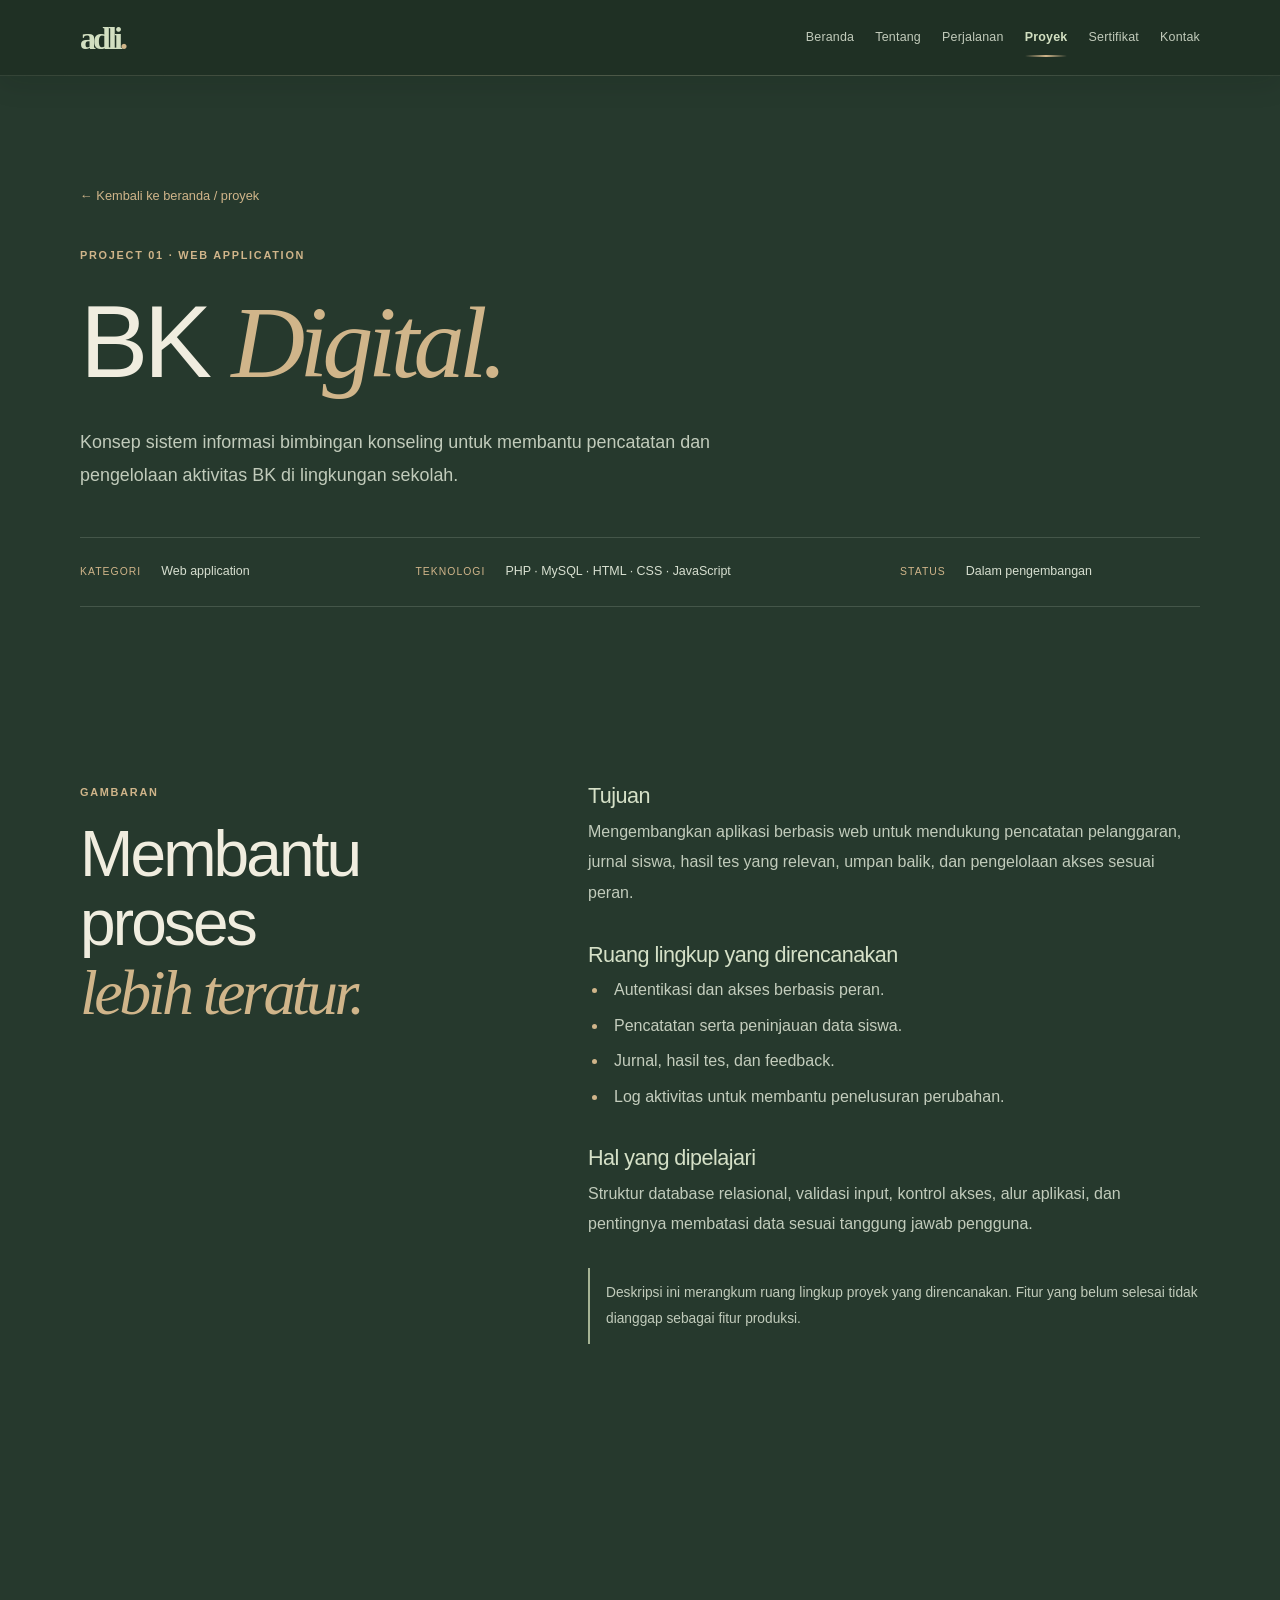
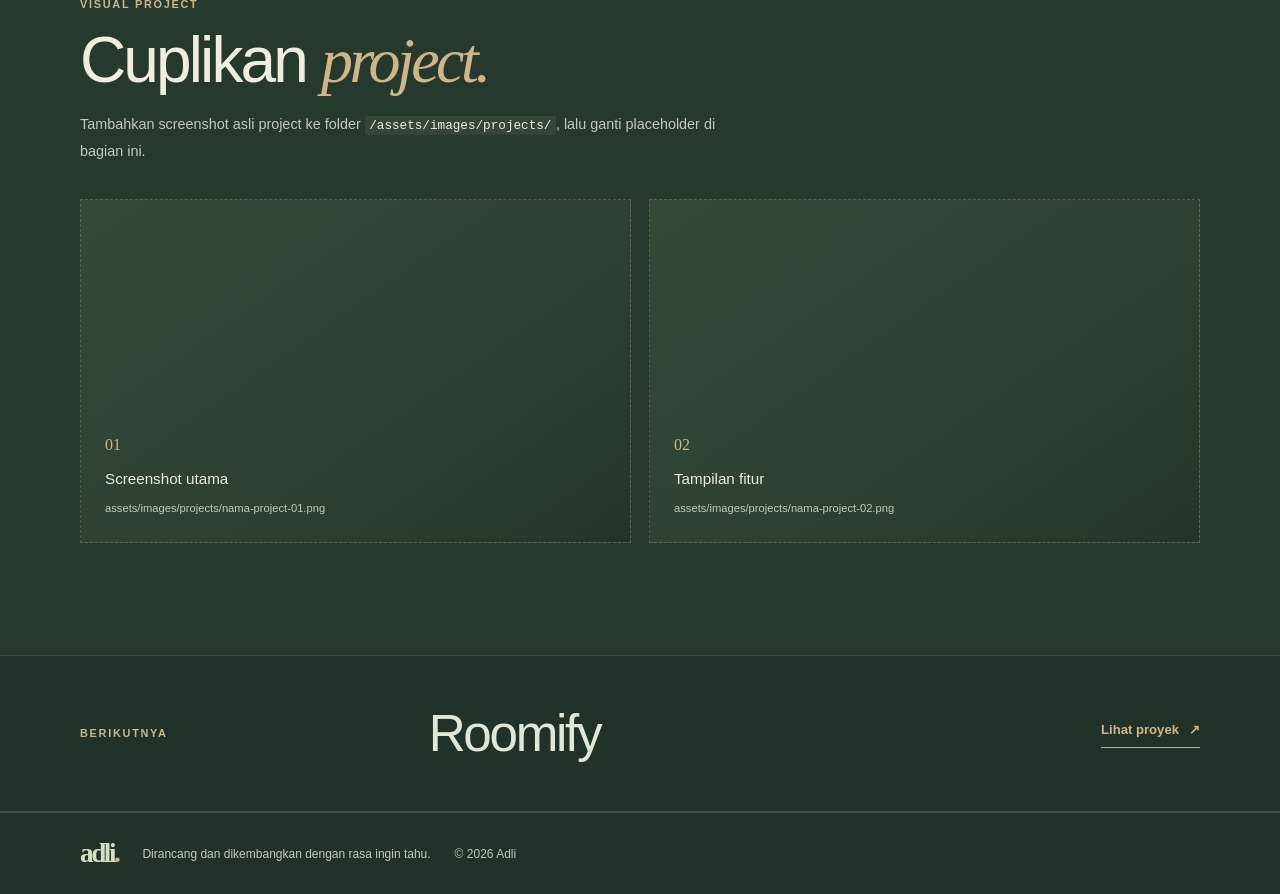
<file: projects/bk-digital.html>
<!doctype html>
<html lang="id">

<head>
    <meta charset="utf-8">
    <meta name="viewport" content="width=device-width, initial-scale=1">
    <meta name="description" content="Detail proyek BK Digital.">
    <title>BK Digital — Adli</title>
    <link rel="icon" href="/assets/icons/favicon.svg" type="image/svg+xml">
    <link rel="stylesheet" href="/css/reset.css">
    <link rel="stylesheet" href="/css/tokens.css">
    <link rel="stylesheet" href="/css/base.css">
    <link rel="stylesheet" href="/css/layout.css">
    <link rel="stylesheet" href="/css/components.css">
    <link rel="stylesheet" href="/css/sections.css">
    <link rel="stylesheet" href="/css/responsive.css">
    <link rel="stylesheet" href="/css/timeline-home.css">
    <script src="/js/navigation.js" defer></script>
    <script src="/js/reveal.js" defer></script>
    <script src="/js/main.js" defer></script>
    <link rel="stylesheet" href="/css/polish.css">
</head>

<body><a class="skip-link" href="#main">Lewati ke konten</a>
    <header class="site-header">
        <div class="container nav-wrap"><a class="wordmark" href="/#home">adli<span>.</span></a><button
                class="menu-toggle" type="button" aria-expanded="false"
                aria-controls="primary-nav"><span></span><span></span><span></span><span class="sr-only">Buka
                    navigasi</span></button>
            <nav class="primary-nav" id="primary-nav" aria-label="Navigasi utama"><a class="nav-link"
                    href="/#home">Beranda</a><a class="nav-link" href="/#about">Tentang</a><a class="nav-link"
                    href="/#journey">Perjalanan</a><a class="nav-link is-active" href="/#projects">Proyek</a><a
                    class="nav-link" href="/#certificates">Sertifikat</a><a class="nav-link" href="/#contact">Kontak</a>
            </nav>
        </div>
    </header>
    <main id="main">
        <section class="page-hero container"><a class="back-link" href="/#projects">← Kembali ke beranda / proyek</a>
            <p class="eyebrow reveal">PROJECT 01 · WEB APPLICATION</p>
            <h1 class="reveal">BK <em>Digital.</em></h1>
            <p class="page-lead reveal">Konsep sistem informasi bimbingan konseling untuk membantu pencatatan dan
                pengelolaan aktivitas BK di lingkungan sekolah.</p>
            <div class="project-meta-row"><span class="meta-label">Kategori</span><span>Web application</span><span
                    class="meta-label">Teknologi</span><span>PHP · MySQL · HTML · CSS · JavaScript</span><span
                    class="meta-label">Status</span><span>Dalam pengembangan</span></div>
        </section>
        <section class="section container detail-grid">
            <div>
                <p class="eyebrow">GAMBARAN</p>
                <h2>Membantu proses<br><em>lebih teratur.</em></h2>
            </div>
            <div class="detail-copy">
                <h3>Tujuan</h3>
                <p>Mengembangkan aplikasi berbasis web untuk mendukung pencatatan pelanggaran, jurnal siswa, hasil tes
                    yang relevan, umpan balik, dan pengelolaan akses sesuai peran.</p>
                <h3>Ruang lingkup yang direncanakan</h3>
                <ul class="detail-list">
                    <li>Autentikasi dan akses berbasis peran.</li>
                    <li>Pencatatan serta peninjauan data siswa.</li>
                    <li>Jurnal, hasil tes, dan feedback.</li>
                    <li>Log aktivitas untuk membantu penelusuran perubahan.</li>
                </ul>
                <h3>Hal yang dipelajari</h3>
                <p>Struktur database relasional, validasi input, kontrol akses, alur aplikasi, dan pentingnya membatasi
                    data sesuai tanggung jawab pengguna.</p>
                <p class="content-note">Deskripsi ini merangkum ruang lingkup proyek yang direncanakan. Fitur yang belum
                    selesai tidak dianggap sebagai fitur produksi.</p>
            </div>
        </section>
        <section class="section container project-screenshots">
            <p class="eyebrow">VISUAL PROJECT</p>
            <h2>Cuplikan <em>project.</em></h2>
            <p class="page-lead">Tambahkan screenshot asli project ke folder <code>/assets/images/projects/</code>, lalu
                ganti placeholder di bagian ini.</p>
            <div class="screenshot-placeholder-grid">
                <div class="screenshot-placeholder"><span>01</span><strong>Screenshot
                        utama</strong><small>assets/images/projects/nama-project-01.png</small></div>
                <div class="screenshot-placeholder"><span>02</span><strong>Tampilan
                        fitur</strong><small>assets/images/projects/nama-project-02.png</small></div>
            </div>
        </section>
        <section class="next-project">
            <div class="container next-project-inner"><span class="eyebrow">BERIKUTNYA</span>
                <h2>Roomify</h2><a class="text-link" href="/projects/roomify.html">Lihat proyek <span>↗</span></a>
            </div>
        </section>
    </main>
    <footer class="site-footer">
        <div class="container footer-inner"><a class="wordmark footer-wordmark" href="/#home">adli<span>.</span></a>
            <p>Dirancang dan dikembangkan dengan rasa ingin tahu.</p><span class="footer-year">© <span
                    data-current-year>2026</span> Adli</span>
        </div>
    </footer>
</body>

</html>
</file>
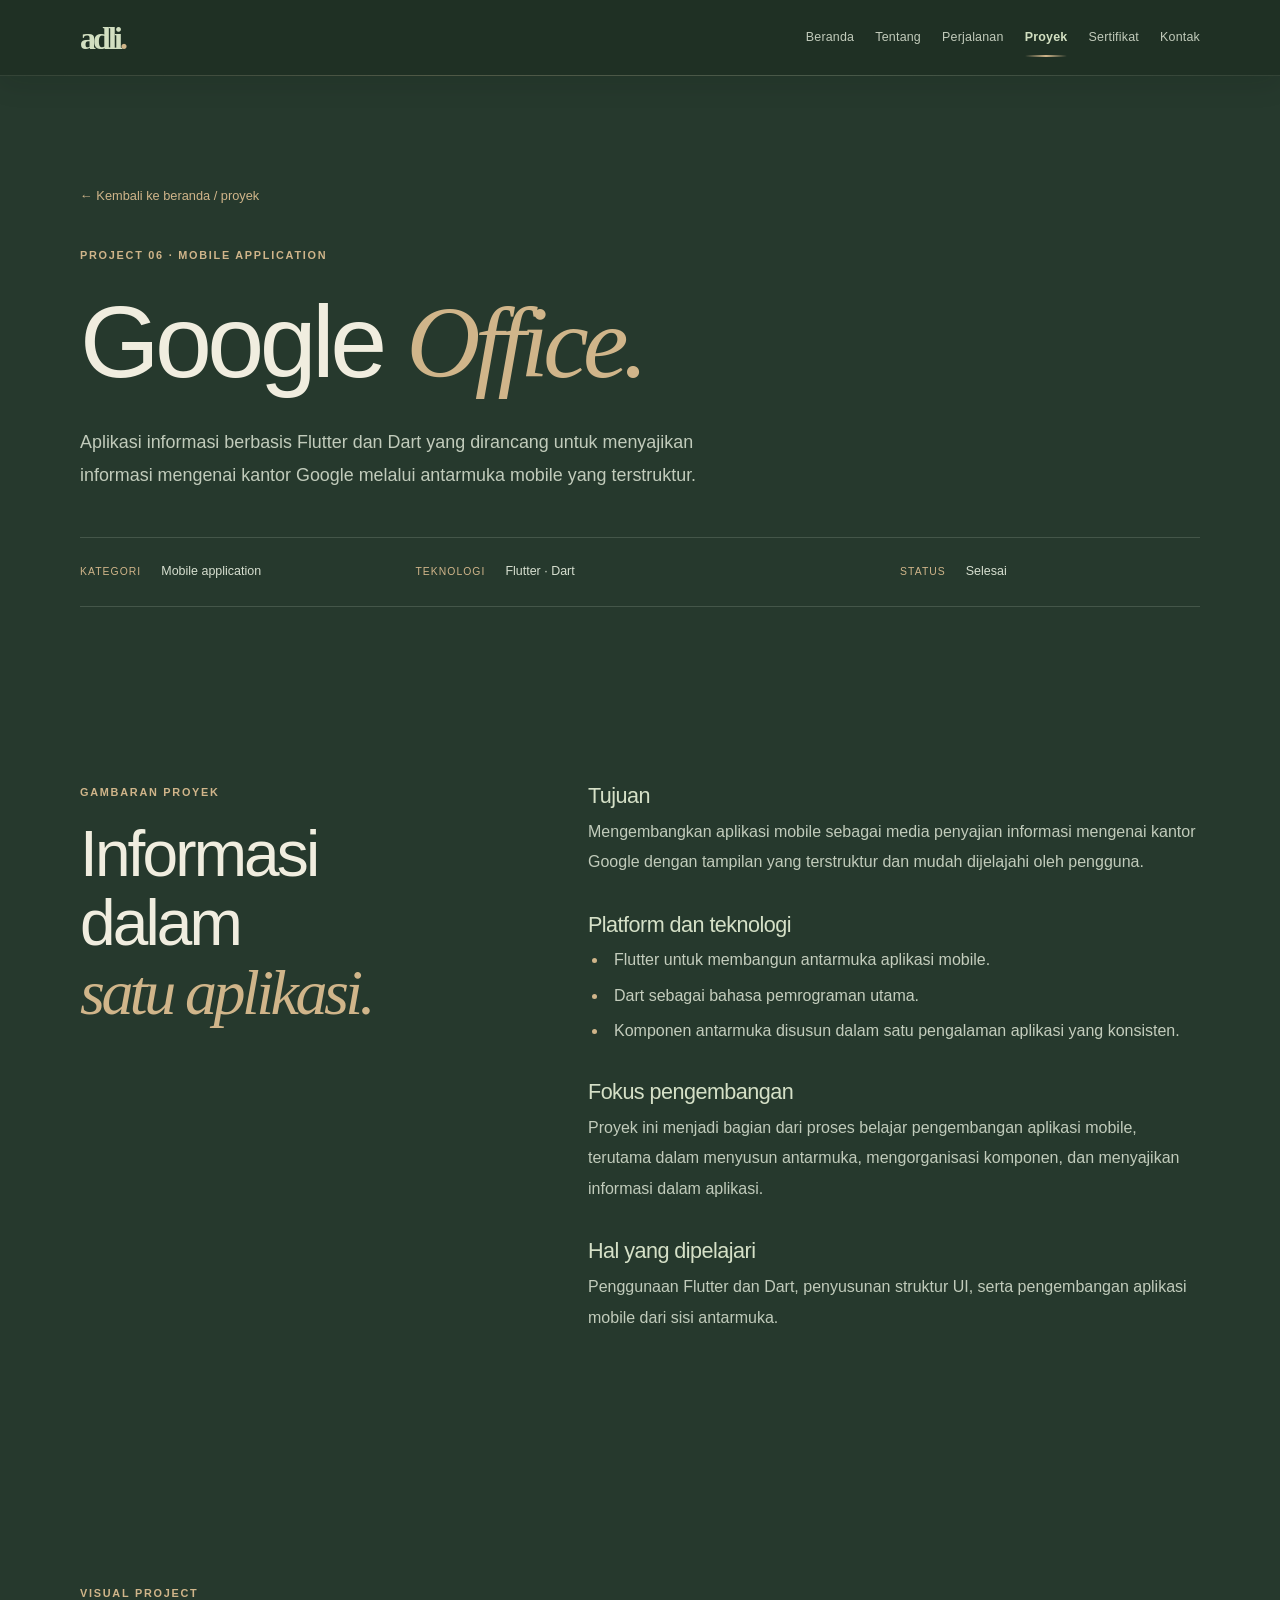
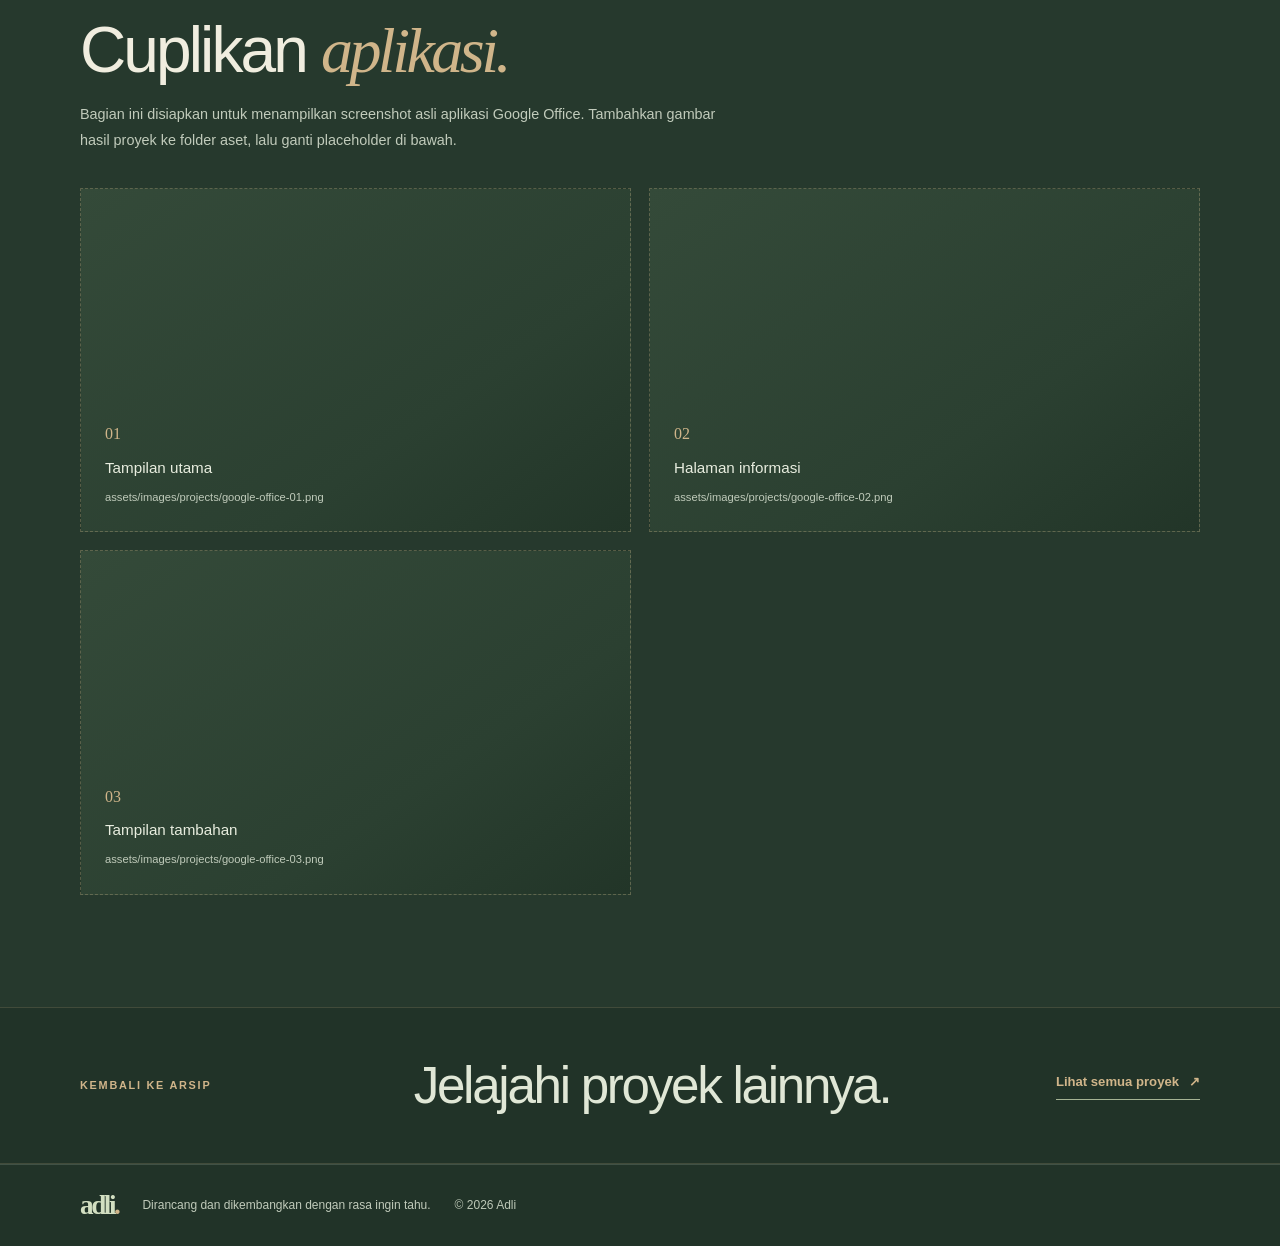
<file: projects/google-office.html>
<!doctype html>
<html lang="id">
<head>
    <meta charset="utf-8">
    <meta name="viewport" content="width=device-width, initial-scale=1">
    <meta name="description" content="Detail proyek Google Office, aplikasi informasi berbasis Flutter dan Dart.">
    <title>Google Office — Adli</title>
    <link rel="icon" href="/assets/icons/favicon.svg" type="image/svg+xml">
    <link rel="stylesheet" href="/css/reset.css">
    <link rel="stylesheet" href="/css/tokens.css">
    <link rel="stylesheet" href="/css/base.css">
    <link rel="stylesheet" href="/css/layout.css">
    <link rel="stylesheet" href="/css/components.css">
    <link rel="stylesheet" href="/css/sections.css">
    <link rel="stylesheet" href="/css/responsive.css">
    <link rel="stylesheet" href="/css/timeline-home.css">
    <link rel="stylesheet" href="/css/polish.css">
    <script src="/js/navigation.js" defer></script>
    <script src="/js/reveal.js" defer></script>
    <script src="/js/main.js" defer></script>
</head>
<body>
    <a class="skip-link" href="#main">Lewati ke konten</a>
    <!-- HEADER -->
    <header class="site-header">
        <div class="container nav-wrap">
            <a class="wordmark" href="/#home">adli<span>.</span></a>
            <button
                class="menu-toggle"
                type="button"
                aria-expanded="false"
                aria-controls="primary-nav"
            >
                <span></span>
                <span></span>
                <span></span>
                <span class="sr-only">Buka navigasi</span>
            </button>
            <nav class="primary-nav" id="primary-nav" aria-label="Navigasi utama">
                <a class="nav-link" href="/#home">Beranda</a>
                <a class="nav-link" href="/#about">Tentang</a>
                <a class="nav-link" href="/#journey">Perjalanan</a>
                <a class="nav-link is-active" href="/#projects">Proyek</a>
                <a class="nav-link" href="/#certificates">Sertifikat</a>
                <a class="nav-link" href="/#contact">Kontak</a>
            </nav>
        </div>
    </header>
    <main id="main">
        <!-- PROJECT HERO -->
        <section class="page-hero container">
            <a class="back-link" href="/#projects">
                ← Kembali ke beranda / proyek
            </a>
            <p class="eyebrow reveal">
                PROJECT 06 · MOBILE APPLICATION
            </p>
            <h1 class="reveal">
                Google <em>Office.</em>
            </h1>
            <p class="page-lead reveal">
                Aplikasi informasi berbasis Flutter dan Dart yang dirancang
                untuk menyajikan informasi mengenai kantor Google melalui
                antarmuka mobile yang terstruktur.
            </p>
            <div class="project-meta-row">
                <span class="meta-label">Kategori</span>
                <span>Mobile application</span>
                <span class="meta-label">Teknologi</span>
                <span>Flutter · Dart</span>
                <span class="meta-label">Status</span>
                <span>Selesai</span>
            </div>
        </section>

        <!-- PROJECT OVERVIEW -->
        <section class="section container detail-grid">
            <div>
                <p class="eyebrow">GAMBARAN PROYEK</p>
                <h2>
                    Informasi dalam<br>
                    <em>satu aplikasi.</em>
                </h2>
            </div>
            <div class="detail-copy">
                <h3>Tujuan</h3>
                <p>
                    Mengembangkan aplikasi mobile sebagai media penyajian
                    informasi mengenai kantor Google dengan tampilan yang
                    terstruktur dan mudah dijelajahi oleh pengguna.
                </p>
                <h3>Platform dan teknologi</h3>
                <ul class="detail-list">
                    <li>Flutter untuk membangun antarmuka aplikasi mobile.</li>
                    <li>Dart sebagai bahasa pemrograman utama.</li>
                    <li>Komponen antarmuka disusun dalam satu pengalaman aplikasi yang konsisten.</li>
                </ul>
                <h3>Fokus pengembangan</h3>
                <p>
                    Proyek ini menjadi bagian dari proses belajar pengembangan
                    aplikasi mobile, terutama dalam menyusun antarmuka,
                    mengorganisasi komponen, dan menyajikan informasi
                    dalam aplikasi.
                </p>
                <h3>Hal yang dipelajari</h3>
                <p>
                    Penggunaan Flutter dan Dart, penyusunan struktur UI,
                    serta pengembangan aplikasi mobile dari sisi antarmuka.
                </p>
            </div>
        </section>
        <!-- SCREENSHOTS -->
        <section class="section container project-screenshots">
            <p class="eyebrow">VISUAL PROJECT</p>
            <h2>
                Cuplikan <em>aplikasi.</em>
            </h2>
            <p class="page-lead">
                Bagian ini disiapkan untuk menampilkan screenshot asli
                aplikasi Google Office. Tambahkan gambar hasil proyek
                ke folder aset, lalu ganti placeholder di bawah.
            </p>
            <div class="screenshot-placeholder-grid">
                <div class="screenshot-placeholder">
                    <span>01</span>
                    <strong>Tampilan utama</strong>
                    <small>
                        assets/images/projects/google-office-01.png
                    </small>
                </div>
                <div class="screenshot-placeholder">
                    <span>02</span>
                    <strong>Halaman informasi</strong>
                    <small>
                        assets/images/projects/google-office-02.png
                    </small>
                </div>
                <div class="screenshot-placeholder">
                    <span>03</span>
                    <strong>Tampilan tambahan</strong>
                    <small>
                        assets/images/projects/google-office-03.png
                    </small>
                </div>
            </div>
        </section>
        <!-- NEXT PROJECT -->
        <section class="next-project">
            <div class="container next-project-inner">
                <span class="eyebrow">KEMBALI KE ARSIP</span>
                <h2>Jelajahi proyek lainnya.</h2>
                <a class="text-link" href="/#projects">
                    Lihat semua proyek <span>↗</span>
                </a>
            </div>
        </section>
    </main>
    <!-- FOOTER -->
    <footer class="site-footer">
        <div class="container footer-inner">
            <a class="wordmark footer-wordmark" href="/#home">
                adli<span>.</span>
            </a>
            <p>Dirancang dan dikembangkan dengan rasa ingin tahu.</p>
            <span class="footer-year">
                © <span data-current-year>2026</span> Adli
            </span>
        </div>
    </footer>
</body>
</html>
</file>
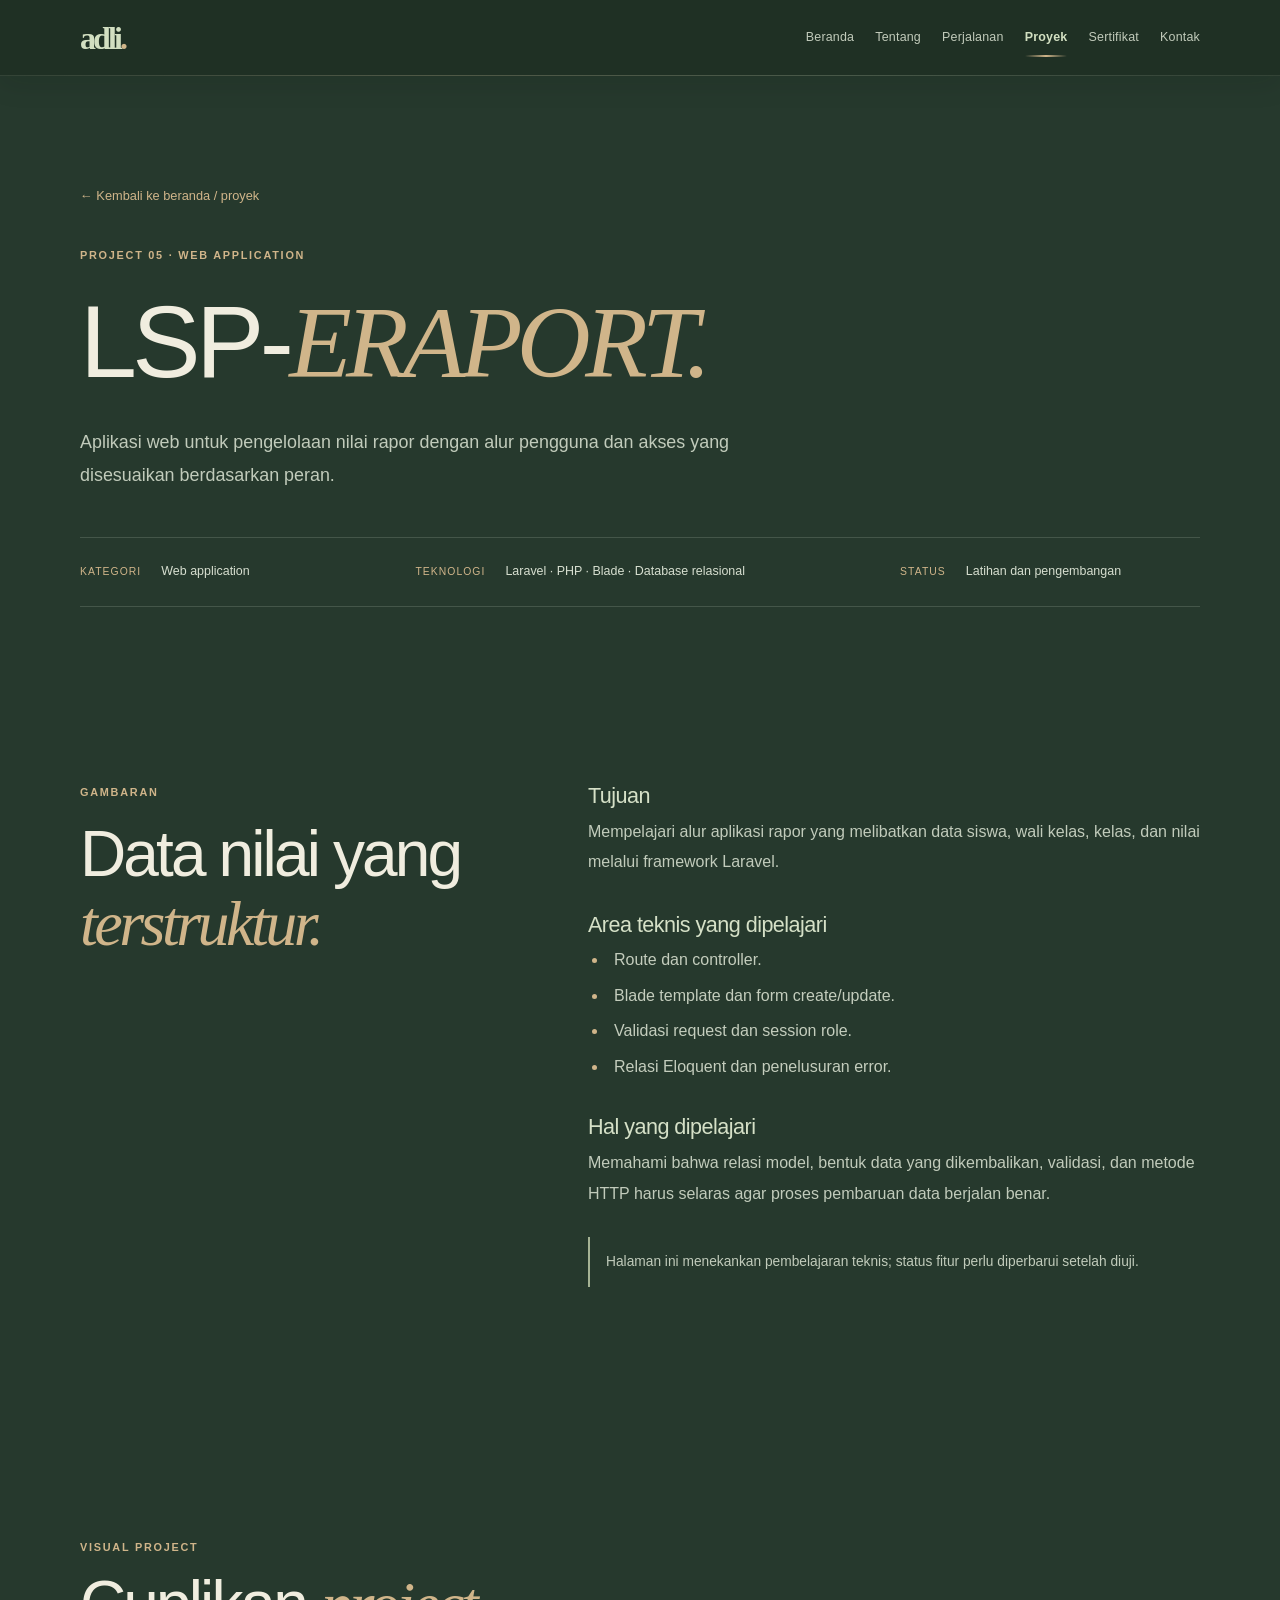
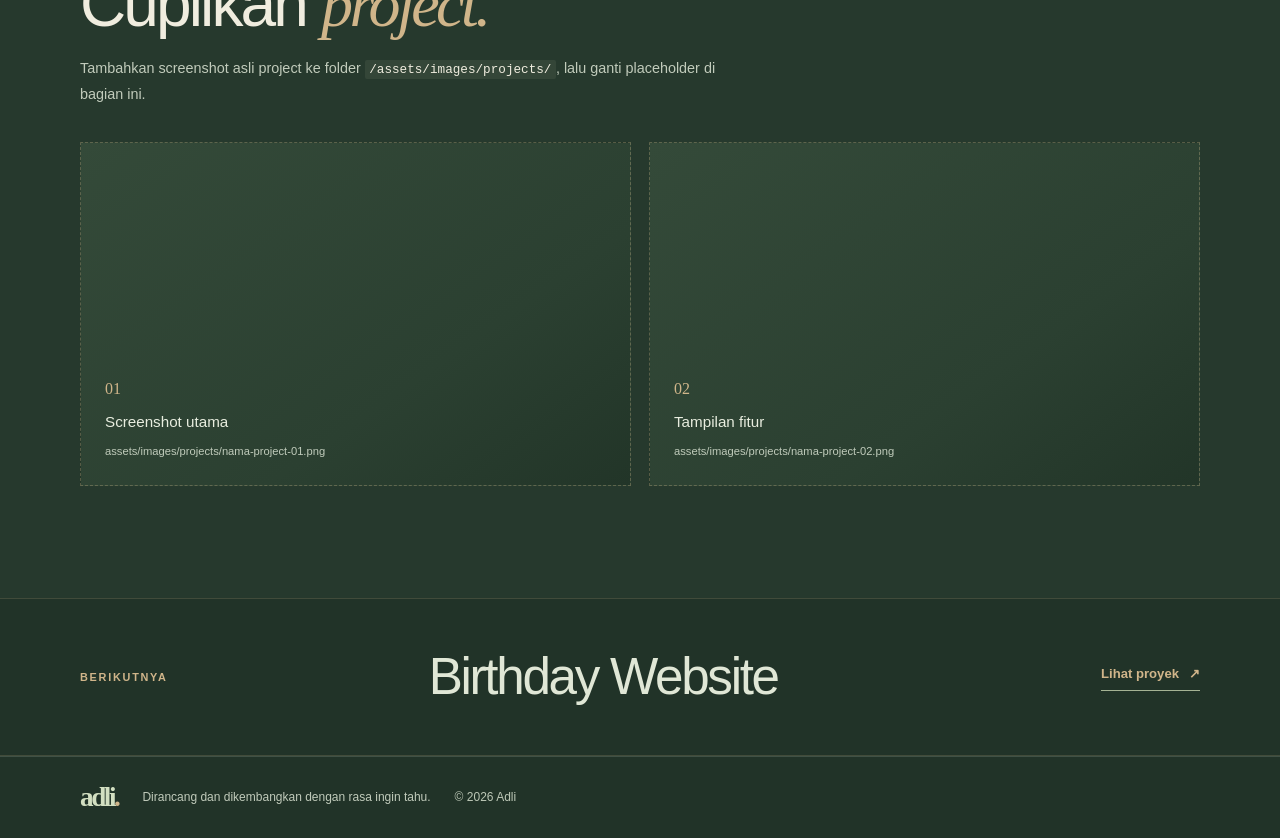
<file: projects/lsp-eraport.html>
<!doctype html>
<html lang="id">

<head>
    <meta charset="utf-8">
    <meta name="viewport" content="width=device-width, initial-scale=1">
    <meta name="description" content="Detail proyek LSP-ERAPORT.">
    <title>LSP-ERAPORT — Adli</title>
    <link rel="icon" href="/assets/icons/favicon.svg" type="image/svg+xml">
    <link rel="stylesheet" href="/css/reset.css">
    <link rel="stylesheet" href="/css/tokens.css">
    <link rel="stylesheet" href="/css/base.css">
    <link rel="stylesheet" href="/css/layout.css">
    <link rel="stylesheet" href="/css/components.css">
    <link rel="stylesheet" href="/css/sections.css">
    <link rel="stylesheet" href="/css/responsive.css">
    <link rel="stylesheet" href="/css/timeline-home.css">
    <script src="/js/navigation.js" defer></script>
    <script src="/js/reveal.js" defer></script>
    <script src="/js/main.js" defer></script>
    <link rel="stylesheet" href="/css/polish.css">
</head>

<body><a class="skip-link" href="#main">Lewati ke konten</a>
    <header class="site-header">
        <div class="container nav-wrap"><a class="wordmark" href="/#home">adli<span>.</span></a><button
                class="menu-toggle" type="button" aria-expanded="false"
                aria-controls="primary-nav"><span></span><span></span><span></span><span class="sr-only">Buka
                    navigasi</span></button>
            <nav class="primary-nav" id="primary-nav" aria-label="Navigasi utama"><a class="nav-link"
                    href="/#home">Beranda</a><a class="nav-link" href="/#about">Tentang</a><a class="nav-link"
                    href="/#journey">Perjalanan</a><a class="nav-link is-active" href="/#projects">Proyek</a><a
                    class="nav-link" href="/#certificates">Sertifikat</a><a class="nav-link" href="/#contact">Kontak</a>
            </nav>
        </div>
    </header>
    <main id="main">
        <section class="page-hero container"><a class="back-link" href="/#projects">← Kembali ke beranda / proyek</a>
            <p class="eyebrow reveal">PROJECT 05 · WEB APPLICATION</p>
            <h1 class="reveal">LSP-<em>ERAPORT.</em></h1>
            <p class="page-lead reveal">Aplikasi web untuk pengelolaan nilai rapor dengan alur pengguna dan akses yang
                disesuaikan berdasarkan peran.</p>
            <div class="project-meta-row"><span class="meta-label">Kategori</span><span>Web application</span><span
                    class="meta-label">Teknologi</span><span>Laravel · PHP · Blade · Database relasional</span><span
                    class="meta-label">Status</span><span>Latihan dan pengembangan</span></div>
        </section>
        <section class="section container detail-grid">
            <div>
                <p class="eyebrow">GAMBARAN</p>
                <h2>Data nilai yang<br><em>terstruktur.</em></h2>
            </div>
            <div class="detail-copy">
                <h3>Tujuan</h3>
                <p>Mempelajari alur aplikasi rapor yang melibatkan data siswa, wali kelas, kelas, dan nilai melalui
                    framework Laravel.</p>
                <h3>Area teknis yang dipelajari</h3>
                <ul class="detail-list">
                    <li>Route dan controller.</li>
                    <li>Blade template dan form create/update.</li>
                    <li>Validasi request dan session role.</li>
                    <li>Relasi Eloquent dan penelusuran error.</li>
                </ul>
                <h3>Hal yang dipelajari</h3>
                <p>Memahami bahwa relasi model, bentuk data yang dikembalikan, validasi, dan metode HTTP harus selaras
                    agar proses pembaruan data berjalan benar.</p>
                <p class="content-note">Halaman ini menekankan pembelajaran teknis; status fitur perlu diperbarui
                    setelah diuji.</p>
            </div>
        </section>
        <section class="section container project-screenshots">
            <p class="eyebrow">VISUAL PROJECT</p>
            <h2>Cuplikan <em>project.</em></h2>
            <p class="page-lead">Tambahkan screenshot asli project ke folder <code>/assets/images/projects/</code>, lalu
                ganti placeholder di bagian ini.</p>
            <div class="screenshot-placeholder-grid">
                <div class="screenshot-placeholder"><span>01</span><strong>Screenshot
                        utama</strong><small>assets/images/projects/nama-project-01.png</small></div>
                <div class="screenshot-placeholder"><span>02</span><strong>Tampilan
                        fitur</strong><small>assets/images/projects/nama-project-02.png</small></div>
            </div>
        </section>
        <section class="next-project">
            <div class="container next-project-inner"><span class="eyebrow">BERIKUTNYA</span>
                <h2>Birthday Website</h2><a class="text-link" href="/projects/birthday-website.html">Lihat proyek
                    <span>↗</span></a>
            </div>
        </section>
    </main>
    <footer class="site-footer">
        <div class="container footer-inner"><a class="wordmark footer-wordmark" href="/#home">adli<span>.</span></a>
            <p>Dirancang dan dikembangkan dengan rasa ingin tahu.</p><span class="footer-year">© <span
                    data-current-year>2026</span> Adli</span>
        </div>
    </footer>
</body>

</html>
</file>
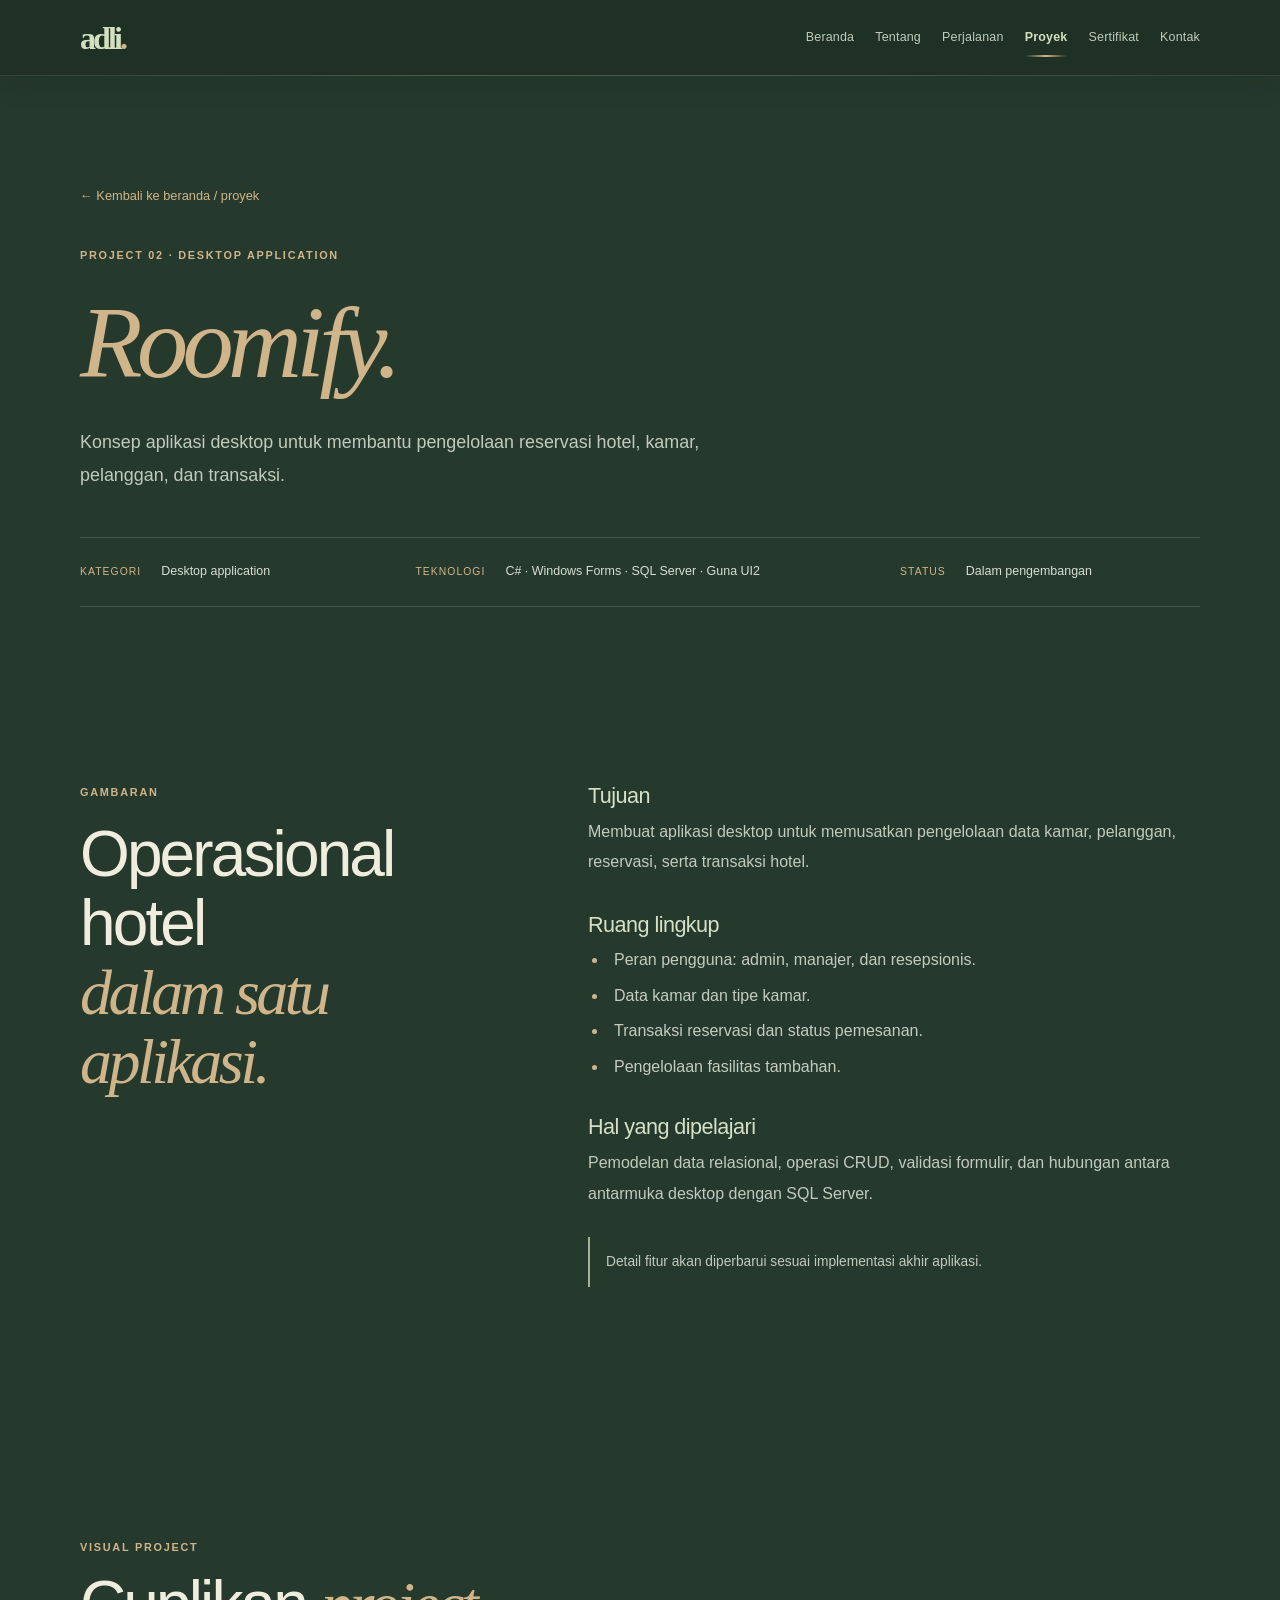
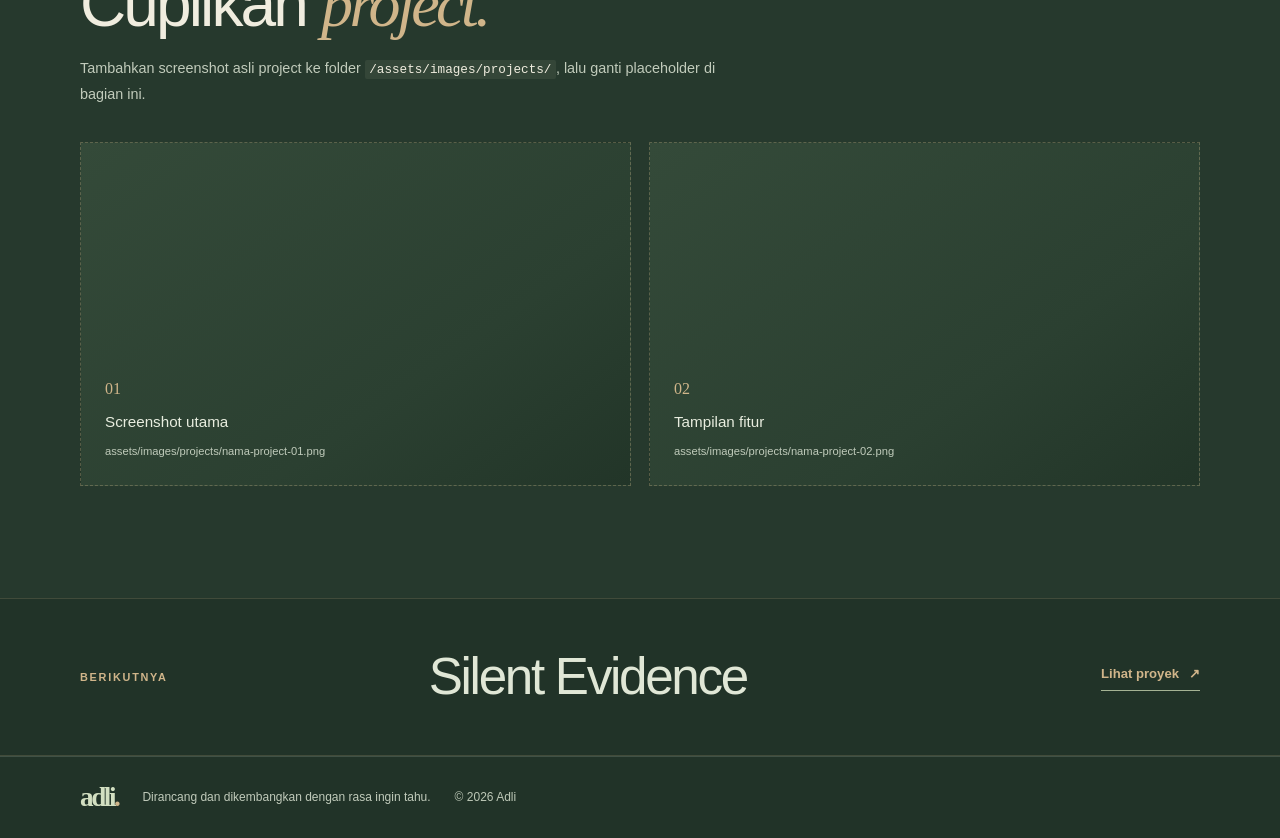
<file: projects/roomify.html>
<!doctype html>
<html lang="id">

<head>
    <meta charset="utf-8">
    <meta name="viewport" content="width=device-width, initial-scale=1">
    <meta name="description" content="Detail proyek Roomify.">
    <title>Roomify — Adli</title>
    <link rel="icon" href="/assets/icons/favicon.svg" type="image/svg+xml">
    <link rel="stylesheet" href="/css/reset.css">
    <link rel="stylesheet" href="/css/tokens.css">
    <link rel="stylesheet" href="/css/base.css">
    <link rel="stylesheet" href="/css/layout.css">
    <link rel="stylesheet" href="/css/components.css">
    <link rel="stylesheet" href="/css/sections.css">
    <link rel="stylesheet" href="/css/responsive.css">
    <link rel="stylesheet" href="/css/timeline-home.css">
    <script src="/js/navigation.js" defer></script>
    <script src="/js/reveal.js" defer></script>
    <script src="/js/main.js" defer></script>
    <link rel="stylesheet" href="/css/polish.css">
</head>

<body><a class="skip-link" href="#main">Lewati ke konten</a>
    <header class="site-header">
        <div class="container nav-wrap"><a class="wordmark" href="/#home">adli<span>.</span></a><button
                class="menu-toggle" type="button" aria-expanded="false"
                aria-controls="primary-nav"><span></span><span></span><span></span><span class="sr-only">Buka
                    navigasi</span></button>
            <nav class="primary-nav" id="primary-nav" aria-label="Navigasi utama"><a class="nav-link"
                    href="/#home">Beranda</a><a class="nav-link" href="/#about">Tentang</a><a class="nav-link"
                    href="/#journey">Perjalanan</a><a class="nav-link is-active" href="/#projects">Proyek</a><a
                    class="nav-link" href="/#certificates">Sertifikat</a><a class="nav-link" href="/#contact">Kontak</a>
            </nav>
        </div>
    </header>
    <main id="main">
        <section class="page-hero container"><a class="back-link" href="/#projects">← Kembali ke beranda / proyek</a>
            <p class="eyebrow reveal">PROJECT 02 · DESKTOP APPLICATION</p>
            <h1 class="reveal"><em>Roomify.</em></h1>
            <p class="page-lead reveal">Konsep aplikasi desktop untuk membantu pengelolaan reservasi hotel, kamar,
                pelanggan, dan transaksi.</p>
            <div class="project-meta-row"><span class="meta-label">Kategori</span><span>Desktop application</span><span
                    class="meta-label">Teknologi</span><span>C# · Windows Forms · SQL Server · Guna UI2</span><span
                    class="meta-label">Status</span><span>Dalam pengembangan</span></div>
        </section>
        <section class="section container detail-grid">
            <div>
                <p class="eyebrow">GAMBARAN</p>
                <h2>Operasional hotel<br><em>dalam satu aplikasi.</em></h2>
            </div>
            <div class="detail-copy">
                <h3>Tujuan</h3>
                <p>Membuat aplikasi desktop untuk memusatkan pengelolaan data kamar, pelanggan, reservasi, serta
                    transaksi hotel.</p>
                <h3>Ruang lingkup</h3>
                <ul class="detail-list">
                    <li>Peran pengguna: admin, manajer, dan resepsionis.</li>
                    <li>Data kamar dan tipe kamar.</li>
                    <li>Transaksi reservasi dan status pemesanan.</li>
                    <li>Pengelolaan fasilitas tambahan.</li>
                </ul>
                <h3>Hal yang dipelajari</h3>
                <p>Pemodelan data relasional, operasi CRUD, validasi formulir, dan hubungan antara antarmuka desktop
                    dengan SQL Server.</p>
                <p class="content-note">Detail fitur akan diperbarui sesuai implementasi akhir aplikasi.</p>
            </div>
        </section>
        <section class="section container project-screenshots">
            <p class="eyebrow">VISUAL PROJECT</p>
            <h2>Cuplikan <em>project.</em></h2>
            <p class="page-lead">Tambahkan screenshot asli project ke folder <code>/assets/images/projects/</code>, lalu
                ganti placeholder di bagian ini.</p>
            <div class="screenshot-placeholder-grid">
                <div class="screenshot-placeholder"><span>01</span><strong>Screenshot
                        utama</strong><small>assets/images/projects/nama-project-01.png</small></div>
                <div class="screenshot-placeholder"><span>02</span><strong>Tampilan
                        fitur</strong><small>assets/images/projects/nama-project-02.png</small></div>
            </div>
        </section>
        <section class="next-project">
            <div class="container next-project-inner"><span class="eyebrow">BERIKUTNYA</span>
                <h2>Silent Evidence</h2><a class="text-link" href="/projects/silent-evidence.html">Lihat proyek
                    <span>↗</span></a>
            </div>
        </section>
    </main>
    <footer class="site-footer">
        <div class="container footer-inner"><a class="wordmark footer-wordmark" href="/#home">adli<span>.</span></a>
            <p>Dirancang dan dikembangkan dengan rasa ingin tahu.</p><span class="footer-year">© <span
                    data-current-year>2026</span> Adli</span>
        </div>
    </footer>
</body>

</html>
</file>
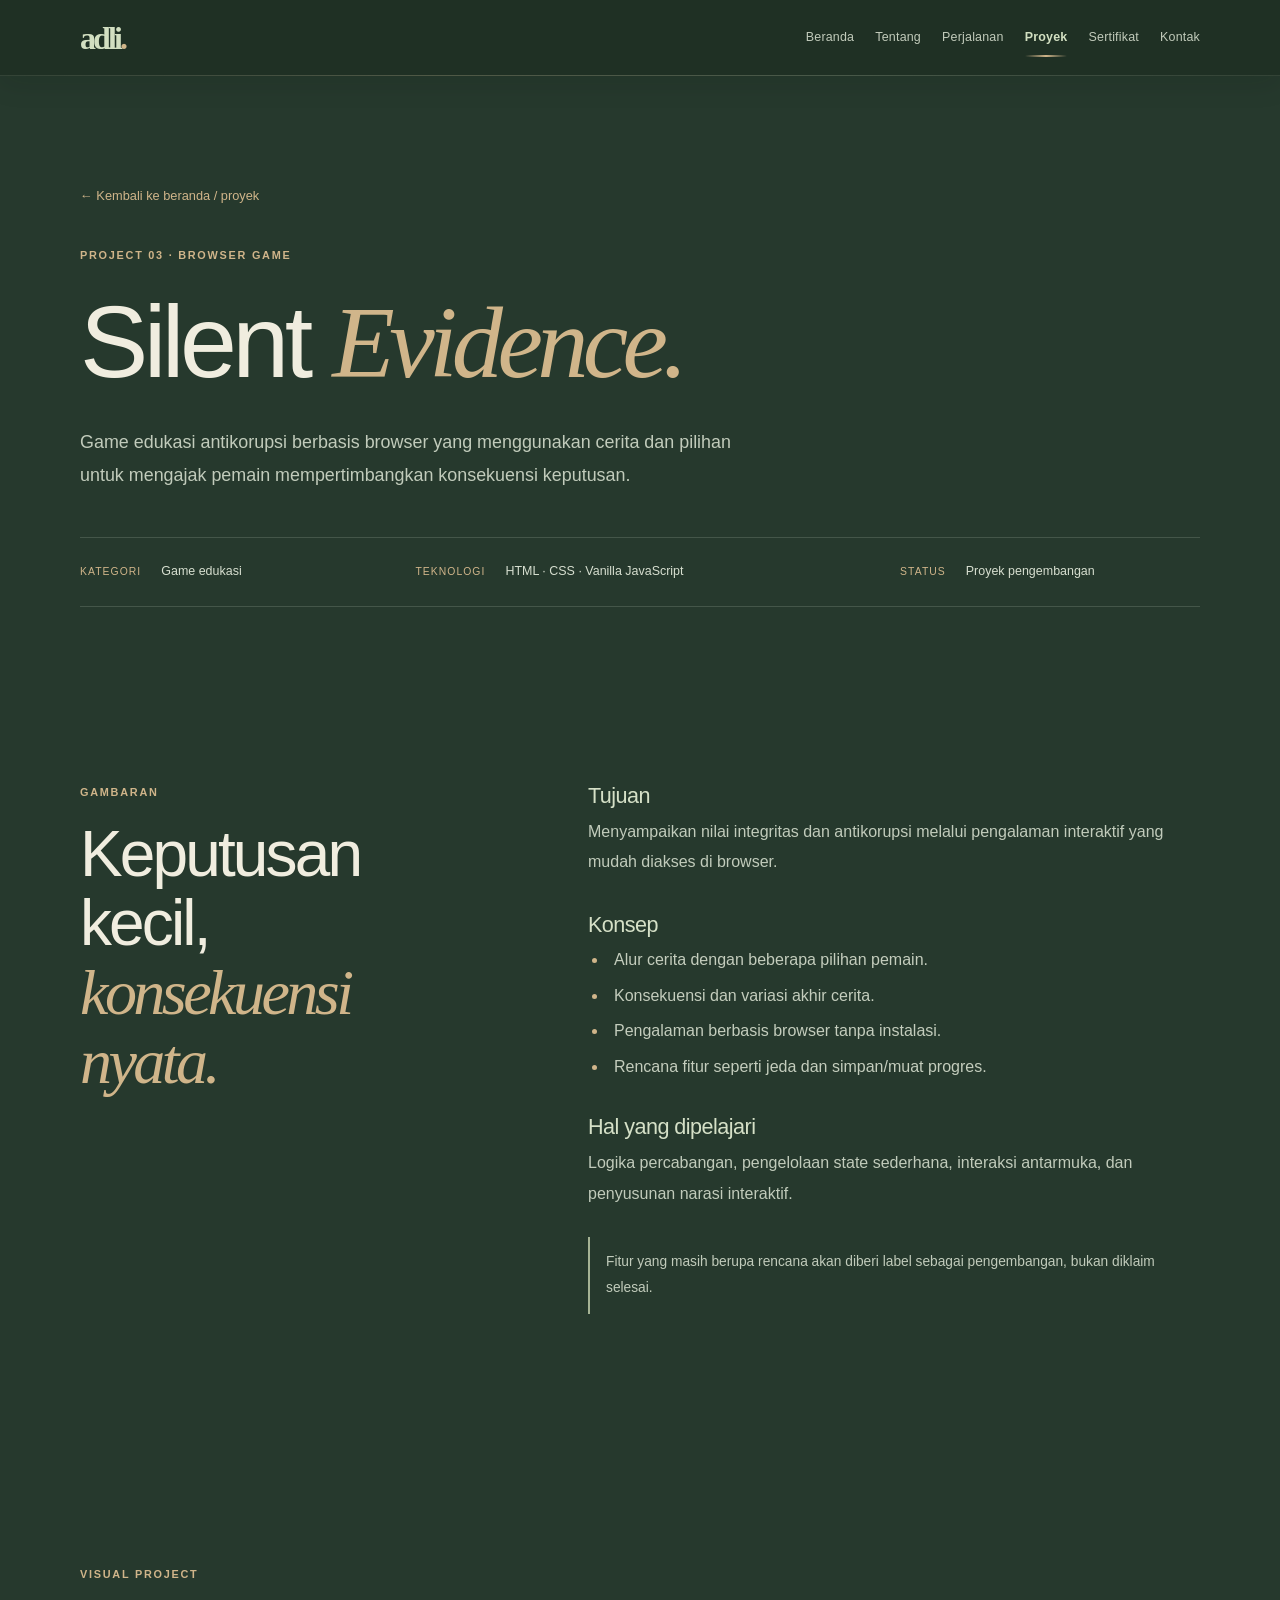
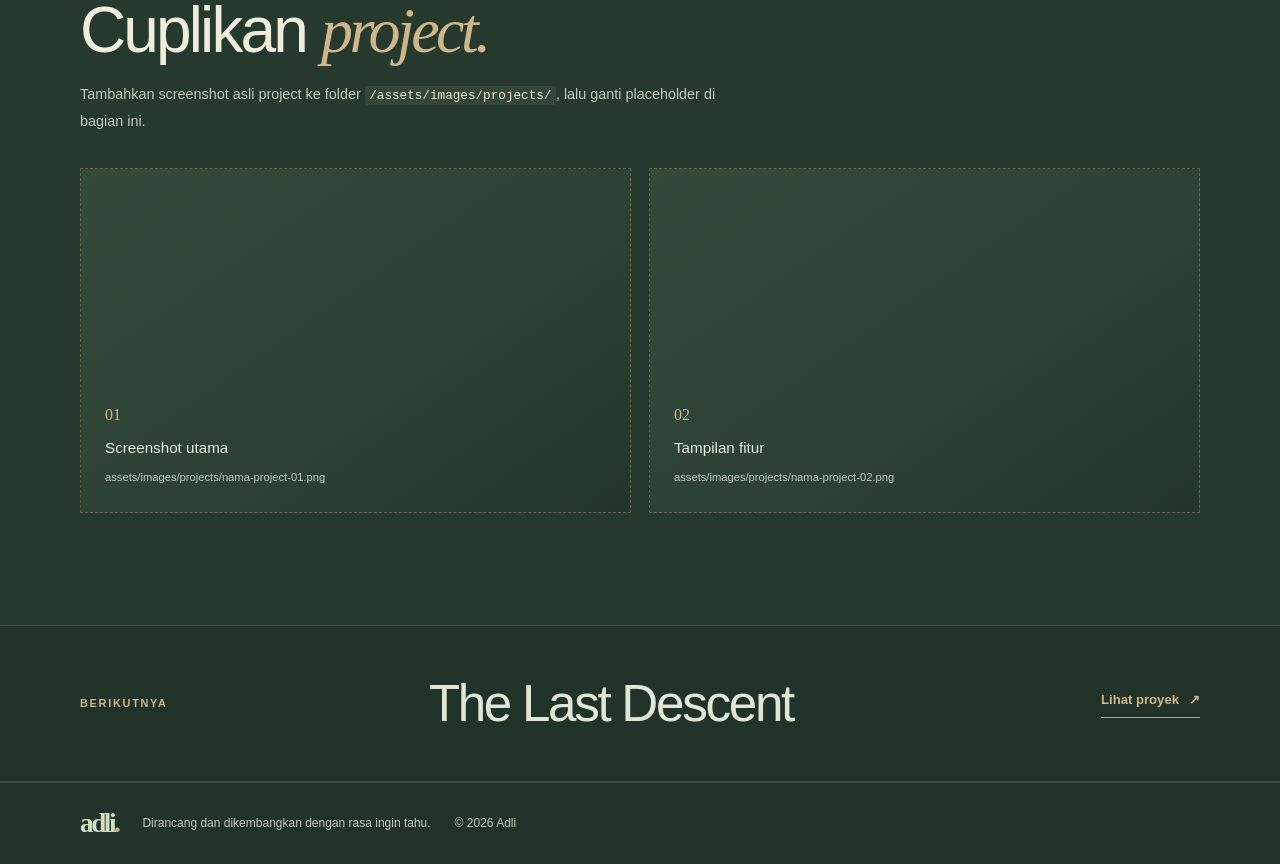
<file: projects/silent-evidence.html>
<!doctype html>
<html lang="id">

<head>
    <meta charset="utf-8">
    <meta name="viewport" content="width=device-width, initial-scale=1">
    <meta name="description" content="Detail proyek Silent Evidence.">
    <title>Silent Evidence — Adli</title>
    <link rel="icon" href="/assets/icons/favicon.svg" type="image/svg+xml">
    <link rel="stylesheet" href="/css/reset.css">
    <link rel="stylesheet" href="/css/tokens.css">
    <link rel="stylesheet" href="/css/base.css">
    <link rel="stylesheet" href="/css/layout.css">
    <link rel="stylesheet" href="/css/components.css">
    <link rel="stylesheet" href="/css/sections.css">
    <link rel="stylesheet" href="/css/responsive.css">
    <link rel="stylesheet" href="/css/timeline-home.css">
    <script src="/js/navigation.js" defer></script>
    <script src="/js/reveal.js" defer></script>
    <script src="/js/main.js" defer></script>
    <link rel="stylesheet" href="/css/polish.css">
</head>

<body><a class="skip-link" href="#main">Lewati ke konten</a>
    <header class="site-header">
        <div class="container nav-wrap"><a class="wordmark" href="/#home">adli<span>.</span></a><button
                class="menu-toggle" type="button" aria-expanded="false"
                aria-controls="primary-nav"><span></span><span></span><span></span><span class="sr-only">Buka
                    navigasi</span></button>
            <nav class="primary-nav" id="primary-nav" aria-label="Navigasi utama"><a class="nav-link"
                    href="/#home">Beranda</a><a class="nav-link" href="/#about">Tentang</a><a class="nav-link"
                    href="/#journey">Perjalanan</a><a class="nav-link is-active" href="/#projects">Proyek</a><a
                    class="nav-link" href="/#certificates">Sertifikat</a><a class="nav-link" href="/#contact">Kontak</a>
            </nav>
        </div>
    </header>
    <main id="main">
        <section class="page-hero container"><a class="back-link" href="/#projects">← Kembali ke beranda / proyek</a>
            <p class="eyebrow reveal">PROJECT 03 · BROWSER GAME</p>
            <h1 class="reveal">Silent <em>Evidence.</em></h1>
            <p class="page-lead reveal">Game edukasi antikorupsi berbasis browser yang menggunakan cerita dan pilihan
                untuk mengajak pemain mempertimbangkan konsekuensi keputusan.</p>
            <div class="project-meta-row"><span class="meta-label">Kategori</span><span>Game edukasi</span><span
                    class="meta-label">Teknologi</span><span>HTML · CSS · Vanilla JavaScript</span><span
                    class="meta-label">Status</span><span>Proyek pengembangan</span></div>
        </section>
        <section class="section container detail-grid">
            <div>
                <p class="eyebrow">GAMBARAN</p>
                <h2>Keputusan kecil,<br><em>konsekuensi nyata.</em></h2>
            </div>
            <div class="detail-copy">
                <h3>Tujuan</h3>
                <p>Menyampaikan nilai integritas dan antikorupsi melalui pengalaman interaktif yang mudah diakses di
                    browser.</p>
                <h3>Konsep</h3>
                <ul class="detail-list">
                    <li>Alur cerita dengan beberapa pilihan pemain.</li>
                    <li>Konsekuensi dan variasi akhir cerita.</li>
                    <li>Pengalaman berbasis browser tanpa instalasi.</li>
                    <li>Rencana fitur seperti jeda dan simpan/muat progres.</li>
                </ul>
                <h3>Hal yang dipelajari</h3>
                <p>Logika percabangan, pengelolaan state sederhana, interaksi antarmuka, dan penyusunan narasi
                    interaktif.</p>
                <p class="content-note">Fitur yang masih berupa rencana akan diberi label sebagai pengembangan, bukan
                    diklaim selesai.</p>
            </div>
        </section>
        <section class="section container project-screenshots">
            <p class="eyebrow">VISUAL PROJECT</p>
            <h2>Cuplikan <em>project.</em></h2>
            <p class="page-lead">Tambahkan screenshot asli project ke folder <code>/assets/images/projects/</code>, lalu
                ganti placeholder di bagian ini.</p>
            <div class="screenshot-placeholder-grid">
                <div class="screenshot-placeholder"><span>01</span><strong>Screenshot
                        utama</strong><small>assets/images/projects/nama-project-01.png</small></div>
                <div class="screenshot-placeholder"><span>02</span><strong>Tampilan
                        fitur</strong><small>assets/images/projects/nama-project-02.png</small></div>
            </div>
        </section>
        <section class="next-project">
            <div class="container next-project-inner"><span class="eyebrow">BERIKUTNYA</span>
                <h2>The Last Descent</h2><a class="text-link" href="/projects/the-last-descent.html">Lihat proyek
                    <span>↗</span></a>
            </div>
        </section>
    </main>
    <footer class="site-footer">
        <div class="container footer-inner"><a class="wordmark footer-wordmark" href="/#home">adli<span>.</span></a>
            <p>Dirancang dan dikembangkan dengan rasa ingin tahu.</p><span class="footer-year">© <span
                    data-current-year>2026</span> Adli</span>
        </div>
    </footer>
</body>

</html>
</file>
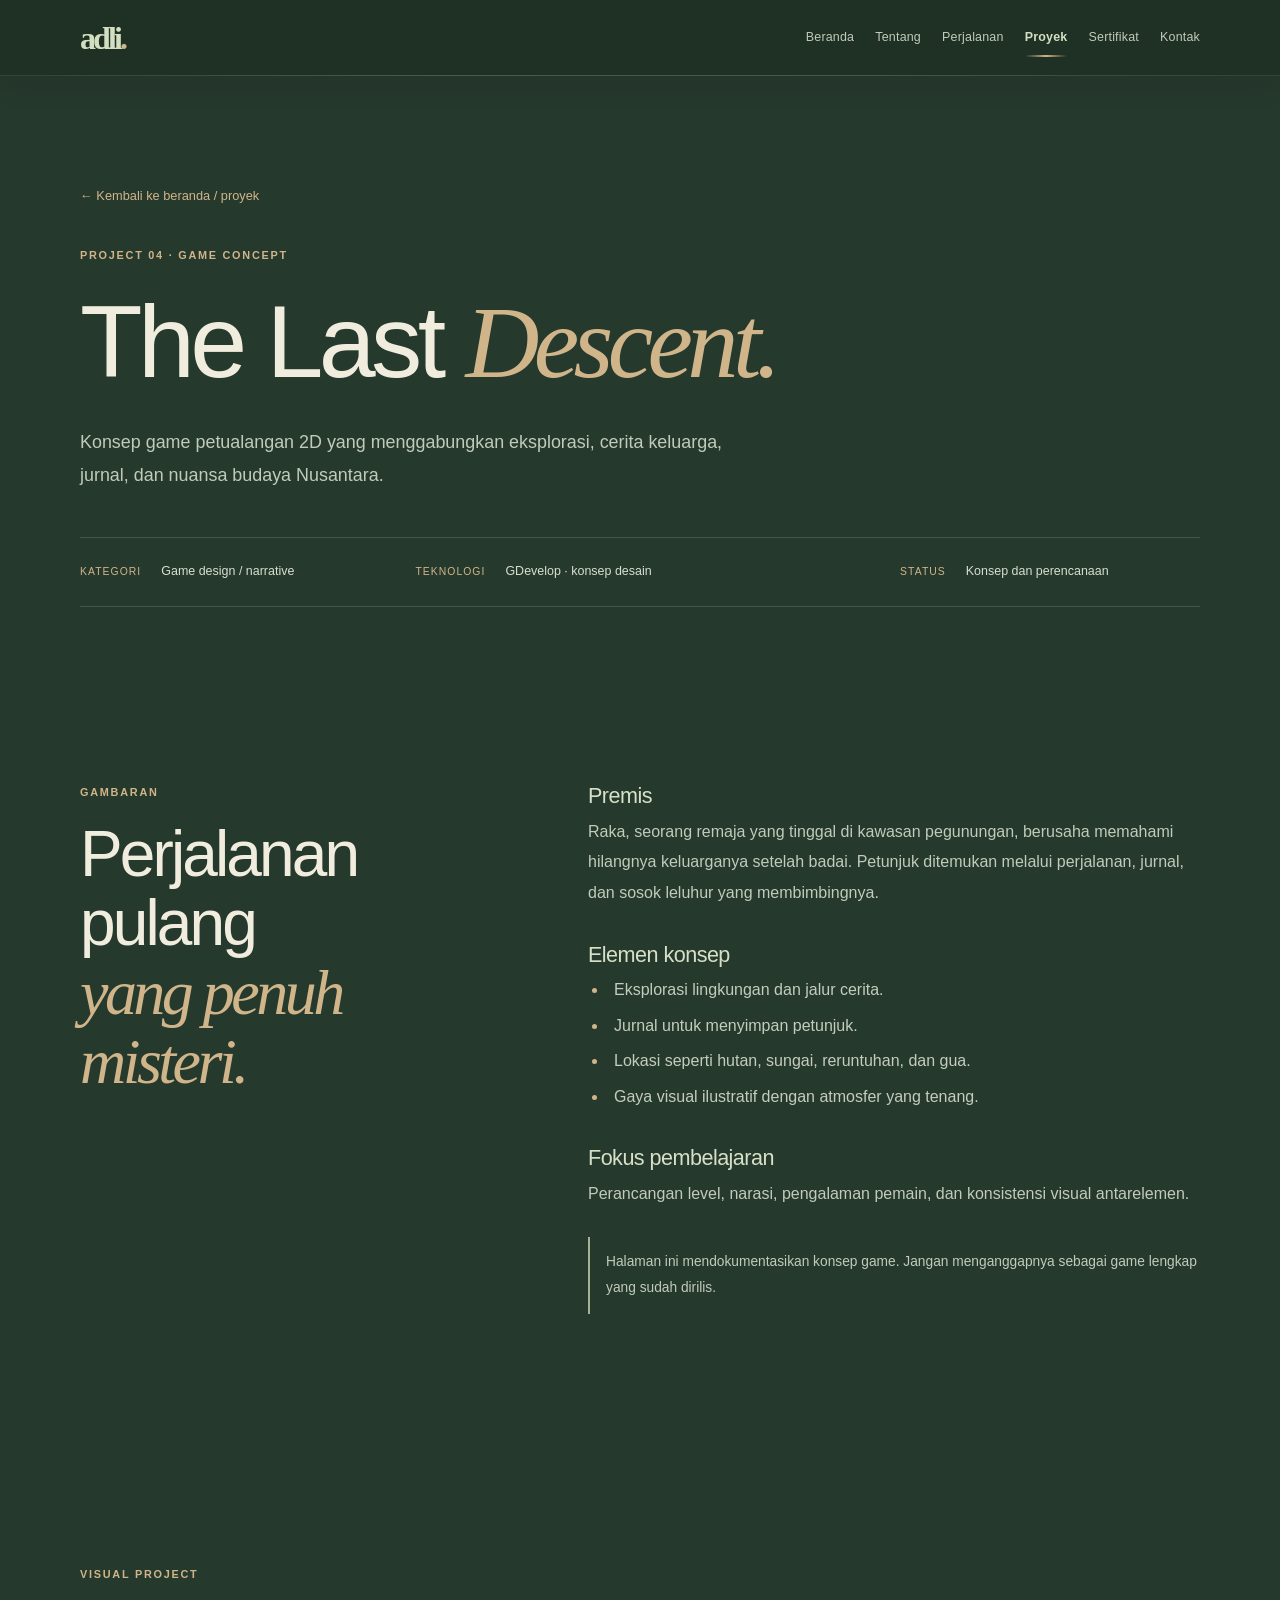
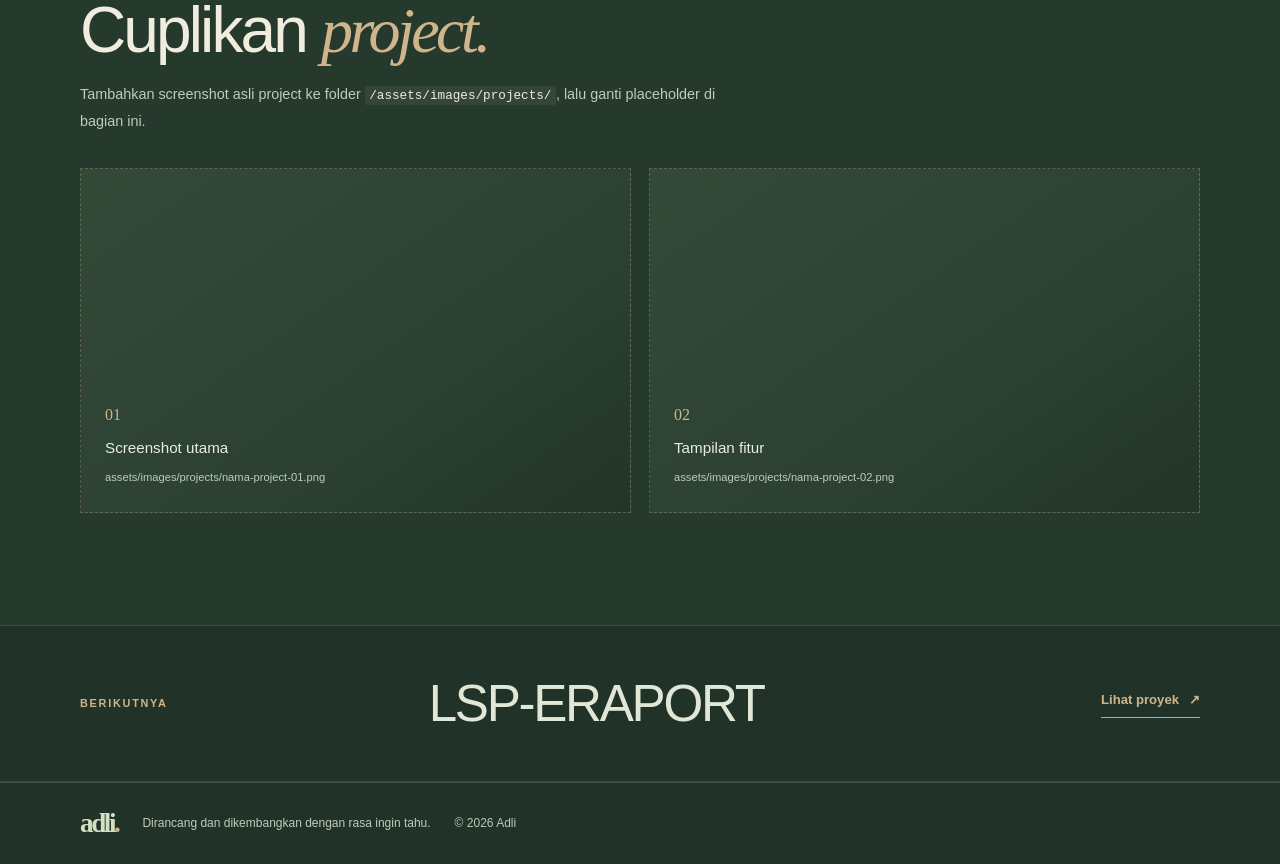
<file: projects/the-last-descent.html>
<!doctype html>
<html lang="id">

<head>
    <meta charset="utf-8">
    <meta name="viewport" content="width=device-width, initial-scale=1">
    <meta name="description" content="Detail konsep game The Last Descent.">
    <title>The Last Descent — Adli</title>
    <link rel="icon" href="/assets/icons/favicon.svg" type="image/svg+xml">
    <link rel="stylesheet" href="/css/reset.css">
    <link rel="stylesheet" href="/css/tokens.css">
    <link rel="stylesheet" href="/css/base.css">
    <link rel="stylesheet" href="/css/layout.css">
    <link rel="stylesheet" href="/css/components.css">
    <link rel="stylesheet" href="/css/sections.css">
    <link rel="stylesheet" href="/css/responsive.css">
    <link rel="stylesheet" href="/css/timeline-home.css">
    <script src="/js/navigation.js" defer></script>
    <script src="/js/reveal.js" defer></script>
    <script src="/js/main.js" defer></script>
    <link rel="stylesheet" href="/css/polish.css">
</head>

<body><a class="skip-link" href="#main">Lewati ke konten</a>
    <header class="site-header">
        <div class="container nav-wrap"><a class="wordmark" href="/#home">adli<span>.</span></a><button
                class="menu-toggle" type="button" aria-expanded="false"
                aria-controls="primary-nav"><span></span><span></span><span></span><span class="sr-only">Buka
                    navigasi</span></button>
            <nav class="primary-nav" id="primary-nav" aria-label="Navigasi utama"><a class="nav-link"
                    href="/#home">Beranda</a><a class="nav-link" href="/#about">Tentang</a><a class="nav-link"
                    href="/#journey">Perjalanan</a><a class="nav-link is-active" href="/#projects">Proyek</a><a
                    class="nav-link" href="/#certificates">Sertifikat</a><a class="nav-link" href="/#contact">Kontak</a>
            </nav>
        </div>
    </header>
    <main id="main">
        <section class="page-hero container"><a class="back-link" href="/#projects">← Kembali ke beranda / proyek</a>
            <p class="eyebrow reveal">PROJECT 04 · GAME CONCEPT</p>
            <h1 class="reveal">The Last <em>Descent.</em></h1>
            <p class="page-lead reveal">Konsep game petualangan 2D yang menggabungkan eksplorasi, cerita keluarga,
                jurnal, dan nuansa budaya Nusantara.</p>
            <div class="project-meta-row"><span class="meta-label">Kategori</span><span>Game design /
                    narrative</span><span class="meta-label">Teknologi</span><span>GDevelop · konsep desain</span><span
                    class="meta-label">Status</span><span>Konsep dan perencanaan</span></div>
        </section>
        <section class="section container detail-grid">
            <div>
                <p class="eyebrow">GAMBARAN</p>
                <h2>Perjalanan pulang<br><em>yang penuh misteri.</em></h2>
            </div>
            <div class="detail-copy">
                <h3>Premis</h3>
                <p>Raka, seorang remaja yang tinggal di kawasan pegunungan, berusaha memahami hilangnya keluarganya
                    setelah badai. Petunjuk ditemukan melalui perjalanan, jurnal, dan sosok leluhur yang membimbingnya.
                </p>
                <h3>Elemen konsep</h3>
                <ul class="detail-list">
                    <li>Eksplorasi lingkungan dan jalur cerita.</li>
                    <li>Jurnal untuk menyimpan petunjuk.</li>
                    <li>Lokasi seperti hutan, sungai, reruntuhan, dan gua.</li>
                    <li>Gaya visual ilustratif dengan atmosfer yang tenang.</li>
                </ul>
                <h3>Fokus pembelajaran</h3>
                <p>Perancangan level, narasi, pengalaman pemain, dan konsistensi visual antarelemen.</p>
                <p class="content-note">Halaman ini mendokumentasikan konsep game. Jangan menganggapnya sebagai game
                    lengkap yang sudah dirilis.</p>
            </div>
        </section>
        <section class="section container project-screenshots">
            <p class="eyebrow">VISUAL PROJECT</p>
            <h2>Cuplikan <em>project.</em></h2>
            <p class="page-lead">Tambahkan screenshot asli project ke folder <code>/assets/images/projects/</code>, lalu
                ganti placeholder di bagian ini.</p>
            <div class="screenshot-placeholder-grid">
                <div class="screenshot-placeholder"><span>01</span><strong>Screenshot
                        utama</strong><small>assets/images/projects/nama-project-01.png</small></div>
                <div class="screenshot-placeholder"><span>02</span><strong>Tampilan
                        fitur</strong><small>assets/images/projects/nama-project-02.png</small></div>
            </div>
        </section>
        <section class="next-project">
            <div class="container next-project-inner"><span class="eyebrow">BERIKUTNYA</span>
                <h2>LSP-ERAPORT</h2><a class="text-link" href="/projects/lsp-eraport.html">Lihat proyek
                    <span>↗</span></a>
            </div>
        </section>
    </main>
    <footer class="site-footer">
        <div class="container footer-inner"><a class="wordmark footer-wordmark" href="/#home">adli<span>.</span></a>
            <p>Dirancang dan dikembangkan dengan rasa ingin tahu.</p><span class="footer-year">© <span
                    data-current-year>2026</span> Adli</span>
        </div>
    </footer>
</body>

</html>
</file>
<file: css/tokens.css>
/* Fixed forest/army palette — no user-selectable theme. */
:root {
  color-scheme: dark;
  --forest: #b6c6a6;
  --forest-deep: #e0e7d6;
  --cream: #f0eddf;
  --cream-deep: #344638;
  --paper: #26392d;
  --brown: #d0b58a;
  --brown-soft: #a5b394;
  --ink: #f0eddf;
  --muted: #c1cbbb;
  --line: rgba(225, 232, 214, .16);
  --white: #2d4234;
  --shadow: 0 22px 60px rgba(8, 18, 12, .22);
  --radius: 4px;
  --font-display: Georgia, "Times New Roman", serif;
  --font-body: Inter, "Segoe UI", Arial, sans-serif;
  --container: 1160px;
  --header-height: 78px;
  --ease: cubic-bezier(.22, .61, .36, 1)
}
</file>
<file: css/base.css>
body {
    font-family: var(--font-body);
    background: var(--paper);
    color: var(--ink);
    font-size: 16px;
    line-height: 1.7;
    -webkit-font-smoothing: antialiased
}

body::selection {
    background: var(--forest);
    color: var(--cream)
}

h1,
h2,
h3 {
    font-weight: 500;
    line-height: 1.08;
    letter-spacing: -.045em
}

h1 {
    font-size: clamp(3.4rem, 8vw, 7.2rem)
}

h2 {
    font-size: clamp(2.5rem, 5vw, 4.7rem)
}

h3 {
    font-size: 1.35rem;
    letter-spacing: -.025em
}

em {
    font-family: var(--font-display);
    font-weight: 400;
    color: var(--brown);
    letter-spacing: -.055em
}

p {
    color: var(--muted)
}

a:focus-visible,
button:focus-visible {
    outline: 2px solid var(--brown);
    outline-offset: 4px
}

.eyebrow {
    font-size: .68rem;
    font-weight: 700;
    letter-spacing: .16em;
    line-height: 1.5;
    color: var(--brown)
}

.muted {
    color: var(--muted);
    font-size: .9rem
}

.sr-only {
    position: absolute;
    width: 1px;
    height: 1px;
    padding: 0;
    margin: -1px;
    overflow: hidden;
    clip: rect(0, 0, 0, 0);
    white-space: nowrap;
    border: 0
}

.skip-link {
    position: fixed;
    top: 8px;
    left: 8px;
    z-index: 1000;
    padding: 10px 14px;
    background: var(--forest);
    color: var(--cream);
    transform: translateY(-150%)
}

.skip-link:focus {
    transform: translateY(0)
}

code {
    font-family: Consolas, monospace;
    font-size: .88em;
    background: var(--cream-deep);
    padding: .15em .35em;
    border-radius: 2px
}
</file>
<file: css/layout.css>
.container {
    width: min(var(--container), calc(100% - 64px));
    margin-inline: auto
}

.site-header {
    height: var(--header-height);
    border-bottom: 1px solid color-mix(in srgb, var(--line) 65%, transparent);
    position: relative;
    z-index: 20;
    background: var(--paper)
}

.nav-wrap {
    height: 100%;
    display: flex;
    align-items: center;
    gap: 28px
}

.wordmark {
    font-family: var(--font-display);
    font-size: 2rem;
    line-height: 1;
    font-weight: 700;
    letter-spacing: -.09em;
    color: var(--forest)
}

.wordmark span {
    color: var(--brown)
}

.primary-nav {
    margin-left: auto;
    display: flex;
    align-items: center;
    gap: clamp(14px, 2.2vw, 30px)
}

.nav-link {
    font-size: .77rem;
    color: var(--muted);
    transition: color .2s ease
}

.nav-link:hover,
.nav-link.is-active {
    color: var(--forest)
}

.nav-link.is-active {
    font-weight: 700
}

.theme-toggle,
.menu-toggle {
    border: 1px solid var(--line);
    background: transparent;
    width: 38px;
    height: 38px;
    display: grid;
    place-items: center;
    border-radius: 50%;
    color: var(--forest);
    flex: 0 0 auto
}

.theme-toggle {
    font-size: 1.1rem
}

.menu-toggle {
    display: none
}

.section {
    padding-block: 112px
}

.page-hero {
    padding-block: 105px 65px
}

.page-hero h1 {
    margin-top: 24px
}

.page-lead {
    font-size: 1.12rem;
    max-width: 660px;
    margin-top: 27px;
    line-height: 1.85
}

.site-footer {
    border-top: 1px solid var(--line);
    padding: 27px 0
}

.footer-inner {
    display: flex;
    align-items: center;
    gap: 24px
}

.footer-wordmark {
    font-size: 1.7rem
}

.footer-inner p {
    font-size: .75rem
}

.footer-year {
    margin-left: auto;
    font-size: .75rem;
    color: var(--muted)
}
</file>
<file: css/components.css>
.button {
    display: inline-flex;
    align-items: center;
    justify-content: center;
    gap: 22px;
    padding: 14px 19px;
    min-height: 48px;
    font-size: .8rem;
    font-weight: 650;
    border: 1px solid transparent;
    transition: transform .2s var(--ease), background .2s ease, color .2s ease, border-color .2s ease
}

.button:hover {
    transform: translateY(-2px)
}

.button-primary {
    background: var(--white);
    color: var(--cream)
}

.button-primary:hover {
    background: var(--brown-soft)
}

.button-outline {
    border-color: var(--forest);
    color: var(--forest)
}

.button-outline:hover {
    background: var(--forest);
    color: var(--cream)
}

.button-light {
    background: var(--cream);
    color: var(--forest)
}

.text-link {
    display: inline-flex;
    align-items: center;
    gap: 10px;
    font-size: .82rem;
    font-weight: 650;
    color: var(--forest);
    border-bottom: 1px solid var(--brown-soft);
    padding-bottom: 5px;
    transition: gap .2s ease
}

.text-link:hover {
    gap: 16px
}

.round-link {
    display: grid;
    place-items: center;
    width: 48px;
    height: 48px;
    border: 1px solid var(--brown-soft);
    border-radius: 50%;
    font-size: 1.3rem;
    color: var(--forest);
    flex: 0 0 auto;
    transition: background .2s ease, color .2s ease
}

.round-link:hover {
    background: var(--forest);
    color: var(--cream)
}

.skill-chip {
    display: inline-flex;
    border: 1px solid var(--line);
    padding: 8px 13px;
    font-size: .76rem;
    color: var(--ink);
    background: transparent
}

.filter-bar {
    display: flex;
    gap: 8px;
    flex-wrap: wrap;
    margin-bottom: 30px
}

.filter-button {
    border: 1px solid var(--line);
    background: transparent;
    padding: 9px 15px;
    color: var(--muted);
    font-size: .78rem
}

.filter-button:hover,
.filter-button.is-selected {
    background: var(--forest);
    border-color: var(--forest);
    color: var(--cream)
}

.back-link {
    display: inline-block;
    margin-bottom: 40px;
    font-size: .8rem;
    color: var(--muted)
}

.back-link:hover {
    color: var(--forest)
}

.status-dot {
    display: inline-block;
    width: 7px;
    height: 7px;
    background: #6d8d64;
    border-radius: 50%;
    margin-right: 8px
}

.content-note {
    border-left: 2px solid var(--brown-soft);
    padding: 12px 0 12px 16px;
    margin-top: 24px;
    font-size: .86rem
}

.skill-chip {
    border-radius: 0
}
</file>
<file: css/sections.css>
/* Hero */
.hero {
    min-height: 670px;
    padding-block: 78px 90px;
    display: grid;
    grid-template-columns: 1.15fr .85fr;
    gap: clamp(48px, 8vw, 120px);
    align-items: center;
    position: relative
}

.eyebrow-line {
    display: inline-block;
    width: 25px;
    height: 1px;
    background: var(--brown);
    vertical-align: middle;
    margin-right: 10px
}

.hero h1 {
    margin-top: 28px
}

.hero-intro {
    max-width: 530px;
    font-size: 1.03rem;
    line-height: 1.9;
    margin-top: 28px
}

.hero-actions {
    display: flex;
    align-items: center;
    gap: 28px;
    flex-wrap: wrap;
    margin-top: 34px
}

.hero-meta {
    display: flex;
    gap: 24px;
    flex-wrap: wrap;
    margin-top: 55px;
    font-size: .7rem;
    color: var(--muted)
}

.portrait-panel {
    position: relative;
    max-width: 420px;
    width: 100%;
    justify-self: end
}

.portrait-frame {
    aspect-ratio: 4/5;
    background: var(--cream-deep);
    border: 1px solid var(--line);
    padding: 12px;
    position: relative;
    overflow: hidden
}

.portrait-frame::before {
    content: "";
    position: absolute;
    inset: 12px;
    border: 1px solid color-mix(in srgb, var(--brown) 35%, transparent);
    pointer-events: none;
    z-index: 1
}

.profile-photo {
    width: 100%;
    height: 100%;
    object-fit: cover;
    object-position: center;
    position: relative;
    z-index: 0
}

.portrait-placeholder {
    width: 100%;
    height: 100%;
    min-height: 360px;
    background: var(--cream);
    display: flex;
    flex-direction: column;
    align-items: center;
    justify-content: center;
    gap: 12px;
    color: var(--brown);
    position: relative
}

.placeholder-monogram {
    font-family: var(--font-display);
    font-size: clamp(6rem, 12vw, 10rem);
    font-style: italic;
    line-height: 1;
    color: var(--forest);
    letter-spacing: -.1em
}

.placeholder-caption {
    font-size: .65rem;
    letter-spacing: .13em;
    text-transform: uppercase
}

.portrait-note {
    display: flex;
    justify-content: space-between;
    align-items: start;
    margin-top: 16px;
    font-size: .7rem;
    color: var(--muted);
    line-height: 1.5
}

.note-index {
    font-size: .62rem;
    letter-spacing: .12em;
    color: var(--brown)
}

.portrait-mark {
    position: absolute;
    top: -30px;
    right: -24px;
    font-family: var(--font-display);
    font-size: 5rem;
    font-style: italic;
    color: var(--brown-soft);
    opacity: .5;
    z-index: -1
}

/* Intro strip */
.intro-strip {
    background: var(--cream);
    border-block: 1px solid var(--line)
}

.intro-strip-inner {
    min-height: 185px;
    display: grid;
    grid-template-columns: .7fr 1.8fr auto;
    gap: 36px;
    align-items: center
}

.intro-statement {
    font-family: var(--font-display);
    font-size: clamp(1.7rem, 3.5vw, 3rem);
    line-height: 1.22;
    letter-spacing: -.04em;
    color: var(--ink);
    max-width: 700px
}

.intro-statement em {
    color: var(--brown)
}

/* section heading and project list */
.section-heading {
    display: flex;
    align-items: end;
    justify-content: space-between;
    gap: 30px;
    margin-bottom: 48px
}

.section-heading h2 {
    margin-top: 20px
}

.heading-link {
    margin-bottom: 9px
}

.project-list {
    border-top: 1px solid var(--line)
}

.project-row {
    display: grid;
    grid-template-columns: 65px minmax(0, 1.3fr) minmax(170px, .7fr) 42px;
    gap: 22px;
    align-items: center;
    padding: 26px 0;
    border-bottom: 1px solid var(--line);
    transition: padding .25s var(--ease)
}

.project-row:hover {
    padding-inline: 10px
}

.project-number {
    font-family: var(--font-display);
    font-size: 1.15rem;
    color: var(--brown)
}

.project-title {
    font-family: var(--font-display);
    font-size: clamp(1.5rem, 3vw, 2.25rem);
    line-height: 1.1;
    letter-spacing: -.04em;
    color: var(--forest)
}

.project-description {
    font-size: .85rem;
    line-height: 1.65;
    margin-top: 7px;
    max-width: 600px
}

.project-tags {
    display: flex;
    gap: 7px;
    flex-wrap: wrap;
    align-content: center
}

.project-tag {
    font-size: .65rem;
    color: var(--muted);
    border: 1px solid var(--line);
    padding: 5px 8px
}

.project-arrow {
    font-size: 1.3rem;
    color: var(--brown);
    justify-self: end;
    transition: transform .2s ease
}

.project-row:hover .project-arrow {
    transform: translate(3px, -3px)
}

.project-status {
    display: block;
    font-size: .65rem;
    letter-spacing: .08em;
    text-transform: uppercase;
    color: var(--muted);
    margin-top: 9px
}

.project-list-large .project-row {
    padding-block: 30px
}

.project-list-large .project-title {
    font-size: clamp(1.7rem, 3.3vw, 2.6rem)
}

/* skills band */
.skills-band {
    background: var(--cream);
    border-block: 1px solid var(--line);
    padding: 80px 0
}

.skills-band-inner {
    display: grid;
    grid-template-columns: .8fr 1.2fr;
    gap: 80px;
    align-items: center
}

.skills-heading h2 {
    margin-top: 20px
}

.skill-cloud {
    display: flex;
    flex-wrap: wrap;
    gap: 10px
}

/* certificate teaser */
.certificate-teaser {
    display: grid;
    grid-template-columns: 1fr .8fr;
    gap: 100px;
    align-items: center;
    padding-block: 120px
}

.certificate-copy h2 {
    margin-top: 20px
}

.certificate-copy p:not(.eyebrow) {
    max-width: 510px;
    margin: 24px 0 30px;
    line-height: 1.8
}

.certificate-symbol {
    min-height: 300px;
    border: 1px solid var(--line);
    background: var(--cream);
    padding: 30px;
    position: relative;
    display: flex;
    flex-direction: column;
    justify-content: space-between;
    overflow: hidden
}

.certificate-rule {
    display: block;
    width: 60px;
    height: 3px;
    background: var(--brown)
}

.certificate-number {
    font-size: .65rem;
    letter-spacing: .18em;
    color: var(--brown)
}

.certificate-title {
    font-family: var(--font-display);
    font-size: clamp(2rem, 4vw, 3.7rem);
    line-height: 1.03;
    color: var(--forest);
    letter-spacing: -.06em
}

.certificate-seal {
    position: absolute;
    right: 25px;
    bottom: 20px;
    width: 70px;
    height: 70px;
    border: 1px solid var(--brown-soft);
    border-radius: 50%;
    display: grid;
    place-items: center;
    color: var(--brown);
    font-family: var(--font-display);
    font-size: 1.5rem;
    font-style: italic;
    transform: rotate(-12deg)
}

/* contact band */
.contact-band {
    background: var(--forest);
    color: var(--cream);
    padding: 90px 0
}

.contact-band .eyebrow {
    color: var(--brown-soft)
}

.contact-band h2 {
    margin: 22px 0 32px;
    color: var(--cream)
}

.contact-band h2 em {
    color: #c4a17f
}

/* about */
.about-grid {
    display: grid;
    grid-template-columns: .85fr 1.15fr;
    gap: clamp(50px, 9vw, 130px);
    align-items: start;
    padding: 20px 0 80px
}

.about-photo {
    position: relative;
    background: var(--cream-deep);
    padding: 12px;
    border: 1px solid var(--line);
    aspect-ratio: 4/5;
    max-height: 570px
}

.about-photo img {
    width: 100%;
    height: 100%;
    object-fit: cover
}

.about-photo .portrait-placeholder {
    min-height: 100%;
    height: 100%
}

.photo-caption {
    position: absolute;
    bottom: 23px;
    left: 25px;
    font-size: .6rem;
    letter-spacing: .12em;
    color: var(--brown)
}

.about-copy {
    padding-top: 18px
}

.about-copy h2 {
    font-size: clamp(2.6rem, 5vw, 4.4rem);
    margin: 22px 0 28px
}

.about-copy p:not(.eyebrow) {
    margin-top: 18px;
    line-height: 1.9
}

.about-note {
    padding: 16px;
    border: 1px solid var(--line);
    font-size: .86rem
}

.principle-grid {
    display: grid;
    grid-template-columns: repeat(3, 1fr);
    border-top: 1px solid var(--line);
    border-bottom: 1px solid var(--line)
}

.principle-card {
    padding: 28px 26px 34px 0
}

.principle-card+.principle-card {
    border-left: 1px solid var(--line);
    padding-left: 26px
}

.principle-index {
    font-family: var(--font-display);
    color: var(--brown);
    font-size: 1.2rem
}

.principle-card h3 {
    margin: 30px 0 12px
}

.principle-card p {
    font-size: .87rem;
    line-height: 1.8
}

/* timeline */
.timeline {
    border-top: 1px solid var(--line)
}

.timeline-item {
    display: grid;
    grid-template-columns: 190px 1fr;
    gap: 35px;
    padding: 32px 0;
    border-bottom: 1px solid var(--line)
}

.timeline-date {
    font-size: .67rem;
    letter-spacing: .12em;
    color: var(--brown);
    padding-top: 6px
}

.timeline-item h2 {
    font-family: var(--font-display);
    font-size: clamp(1.8rem, 3vw, 2.5rem);
    color: var(--forest)
}

.timeline-place {
    font-size: .78rem;
    color: var(--brown);
    margin-top: 8px
}

.timeline-item p:last-child {
    max-width: 700px;
    margin-top: 12px;
    font-size: .91rem;
    line-height: 1.8
}

/* project details */
.project-meta-row {
    display: grid;
    grid-template-columns: auto 1fr auto 1.6fr auto 1fr;
    gap: 12px 20px;
    align-items: center;
    padding: 23px 0;
    margin-top: 45px;
    border-block: 1px solid var(--line);
    font-size: .78rem
}

.meta-label {
    font-size: .65rem;
    text-transform: uppercase;
    letter-spacing: .1em;
    color: var(--brown)
}

.detail-grid {
    display: grid;
    grid-template-columns: .8fr 1.2fr;
    gap: 100px
}

.detail-grid h2 {
    margin-top: 20px
}

.detail-copy h3 {
    margin: 0 0 10px;
    color: var(--forest)
}

.detail-copy p {
    margin-bottom: 28px;
    line-height: 1.9
}

.detail-copy h3:not(:first-child) {
    margin-top: 35px
}

.detail-list {
    padding-left: 20px;
    color: var(--muted);
    margin: 0 0 28px
}

.detail-list li {
    padding-left: 6px;
    margin: 8px 0
}

.detail-list li::marker {
    color: var(--brown)
}

.next-project {
    background: var(--cream);
    border-block: 1px solid var(--line);
    padding: 50px 0
}

.next-project-inner {
    display: grid;
    grid-template-columns: 1fr 2fr auto;
    gap: 25px;
    align-items: center
}

.next-project h2 {
    font-size: clamp(2rem, 4vw, 3.5rem);
    color: var(--forest)
}

/* contact */
.contact-layout {
    display: grid;
    grid-template-columns: .8fr 1.2fr;
    gap: 100px;
    padding: 20px 0 120px
}

.contact-main h2 {
    margin: 20px 0 24px
}

.contact-main p:not(.eyebrow) {
    line-height: 1.9
}

.contact-method {
    display: grid;
    grid-template-columns: 40px 1fr auto;
    gap: 20px;
    align-items: center;
    padding: 24px 0;
    border-top: 1px solid var(--line)
}

.contact-method:last-child {
    border-bottom: 1px solid var(--line)
}

.contact-method-index {
    font-family: var(--font-display);
    color: var(--brown)
}

.contact-method h3 {
    color: var(--forest)
}

.contact-method p {
    font-size: .82rem;
    margin-top: 5px
}

.contact-status {
    font-size: .65rem;
    color: var(--muted);
    text-align: right
}

/* certificates */
.certificate-page-layout {
    display: grid;
    grid-template-columns: .78fr 1.22fr;
    gap: 24px;
    padding-top: 0
}

.certificate-list-panel,
.pdf-panel {
    border: 1px solid var(--line);
    min-width: 0
}

.certificate-list-heading {
    padding: 20px;
    border-bottom: 1px solid var(--line);
    display: flex;
    align-items: center;
    justify-content: space-between;
    gap: 15px;
    flex-wrap: wrap
}

.certificate-list-heading .muted {
    font-size: .72rem
}

.empty-certificates {
    padding: 35px 25px
}

.empty-document-icon {
    display: grid;
    place-items: center;
    width: 50px;
    height: 60px;
    border: 1px solid var(--brown-soft);
    font-family: var(--font-display);
    font-size: 1rem;
    color: var(--brown);
    margin-bottom: 25px
}

.empty-certificates h2 {
    font-size: 1.8rem;
    color: var(--forest)
}

.empty-certificates p {
    font-size: .86rem;
    line-height: 1.8;
    margin-top: 13px
}

.pdf-panel {
    background: var(--cream);
    min-height: 450px;
    display: flex;
    flex-direction: column
}

.pdf-panel-top {
    display: flex;
    justify-content: space-between;
    gap: 15px;
    padding: 17px 20px;
    border-bottom: 1px solid var(--line);
    font-size: .65rem;
    letter-spacing: .12em;
    color: var(--brown)
}

.pdf-status {
    letter-spacing: 0;
    text-transform: none;
    color: var(--muted)
}

.pdf-empty-state {
    flex: 1;
    display: flex;
    flex-direction: column;
    justify-content: center;
    align-items: center;
    text-align: center;
    padding: 35px
}

.pdf-large-icon {
    font-family: var(--font-display);
    font-size: 3rem;
    color: var(--brown)
}

.pdf-empty-state h2 {
    font-size: 1.6rem;
    margin-top: 15px;
    color: var(--forest)
}

.pdf-empty-state p {
    font-size: .83rem;
    max-width: 300px;
    margin-top: 12px
}

.certificate-instructions {
    padding: 0 0 100px
}

.certificate-instructions p:last-child {
    max-width: 800px;
    margin-top: 15px;
    line-height: 1.8
}

/* error */
.error-page {
    min-height: 80vh;
    display: flex;
    flex-direction: column;
    align-items: flex-start;
    justify-content: center
}

.error-page h1 {
    margin: 25px 0
}

.error-page p {
    margin-bottom: 28px
}

.reveal {
    opacity: 1;
    transform: none
}

.js-ready .reveal {
    opacity: 0;
    transform: translateY(16px);
    transition: opacity .65s var(--ease), transform .65s var(--ease)
}

.js-ready .reveal.is-visible {
    opacity: 1;
    transform: translateY(0)
}

@media(prefers-reduced-motion:reduce) {

    *,
    *::before,
    *::after {
        scroll-behavior: auto !important;
        transition: none !important;
        animation: none !important
    }

    .js-ready .reveal {
        opacity: 1;
        transform: none
    }
}

.certificate-item {
    display: grid;
    grid-template-columns: 42px 1fr;
    gap: 14px;
    padding: 22px 20px;
    border-bottom: 1px solid var(--line);
    align-items: start
}

.certificate-item .empty-document-icon {
    width: 40px;
    height: 48px;
    margin: 0;
    font-size: .82rem
}

.certificate-item-copy h2 {
    font-size: 1.12rem;
    color: var(--forest);
    letter-spacing: -.02em
}

.certificate-item-copy p {
    font-size: .74rem;
    margin-top: 5px;
    line-height: 1.6
}

.certificate-item-copy .certificate-description {
    font-size: .8rem
}

.certificate-open {
    grid-column: 2;
    justify-self: start;
    min-height: 38px;
    padding: 8px 12px;
    font-size: .72rem;
    margin-top: 4px
}

.pdf-viewer {
    display: block;
    width: 100%;
    height: 620px;
    border: 0;
    background: white;
    flex: 1
}

.pdf-viewer[hidden] {
    display: none
}

.pdf-actions {
    display: flex;
    gap: 20px;
    flex-wrap: wrap;
    padding: 16px 20px;
    border-top: 1px solid var(--line)
}

.pdf-actions[hidden] {
    display: none
}

.pdf-actions .text-link {
    font-size: .75rem
}
</file>
<file: css/responsive.css>
@media(max-width:980px) {
    .container {
        width: min(var(--container), calc(100% - 42px))
    }

    .primary-nav {
        gap: 14px
    }

    .nav-link {
        font-size: .72rem
    }

    .hero {
        gap: 45px;
        min-height: 620px
    }

    .hero-meta {
        flex-direction: column;
        gap: 8px;
        margin-top: 35px
    }

    .skills-band-inner {
        gap: 45px
    }

    .certificate-teaser {
        gap: 55px
    }

    .detail-grid,
    .contact-layout {
        gap: 55px
    }

    .project-meta-row {
        grid-template-columns: auto 1fr auto 1fr
    }

    .project-meta-row .meta-label:nth-of-type(3) {
        grid-column: 1
    }

    .project-meta-row span:last-child {
        grid-column: 2
    }

    .certificate-page-layout {
        grid-template-columns: .9fr 1.1fr
    }
}

@media(max-width:760px) {
    :root {
        --header-height: 70px
    }

    .container {
        width: calc(100% - 38px)
    }

    .nav-wrap {
        gap: 14px
    }

    .wordmark {
        font-size: 1.8rem
    }

    .menu-toggle {
        display: flex;
        flex-direction: column;
        justify-content: center;
        gap: 4px;
        padding: 10px;
        margin-left: auto
    }

    .menu-toggle span:not(.sr-only) {
        display: block;
        width: 16px;
        height: 1px;
        background: var(--forest)
    }

    .primary-nav {
        display: none;
        position: absolute;
        top: calc(var(--header-height) - 1px);
        left: 0;
        right: 0;
        background: var(--paper);
        border-bottom: 1px solid var(--line);
        padding: 16px 22px 22px;
        flex-direction: column;
        align-items: stretch;
        gap: 0;
        margin: 0
    }

    .primary-nav.is-open {
        display: flex
    }

    .nav-link {
        padding: 12px 0;
        border-bottom: 1px solid var(--line);
        font-size: .86rem
    }

    .nav-link:last-child {
        border-bottom: 0
    }

    .theme-toggle {
        width: 36px;
        height: 36px
    }

    .hero {
        grid-template-columns: 1fr;
        padding-block: 65px 70px;
        gap: 45px
    }

    .hero h1 {
        font-size: clamp(3.4rem, 16vw, 5.8rem)
    }

    .hero-intro {
        font-size: .98rem
    }

    .portrait-panel {
        justify-self: start;
        max-width: 390px;
        width: 88%
    }

    .portrait-placeholder {
        min-height: 300px
    }

    .hero-meta {
        margin-top: 32px
    }

    .intro-strip-inner {
        padding-block: 35px;
        grid-template-columns: 1fr auto;
        gap: 16px
    }

    .intro-strip-inner .eyebrow {
        grid-column: 1/-1
    }

    .intro-statement {
        font-size: 2rem
    }

    .section {
        padding-block: 78px
    }

    .section-heading {
        align-items: flex-start;
        flex-direction: column;
        margin-bottom: 30px
    }

    .section-heading h2 {
        font-size: clamp(2.7rem, 12vw, 4rem)
    }

    .heading-link {
        margin: 0
    }

    .project-row {
        grid-template-columns: 35px 1fr 28px;
        gap: 13px;
        padding: 22px 0
    }

    .project-tags {
        grid-column: 2;
        grid-row: 2
    }

    .project-arrow {
        grid-column: 3;
        grid-row: 1
    }

    .project-description {
        font-size: .8rem
    }

    .project-number {
        align-self: start;
        padding-top: 4px
    }

    .project-title {
        font-size: 1.65rem
    }

    .skills-band {
        padding: 65px 0
    }

    .skills-band-inner {
        grid-template-columns: 1fr;
        gap: 30px
    }

    .skills-heading h2 {
        font-size: 3rem
    }

    .certificate-teaser {
        grid-template-columns: 1fr;
        gap: 35px;
        padding-block: 80px
    }

    .certificate-symbol {
        min-height: 260px
    }

    .contact-band {
        padding: 70px 0
    }

    .contact-band h2 {
        font-size: 3.5rem
    }

    .footer-inner {
        flex-wrap: wrap;
        gap: 10px 20px
    }

    .footer-inner p {
        order: 3;
        flex-basis: 100%
    }

    .footer-year {
        margin-left: auto
    }

    .page-hero {
        padding-block: 70px 45px
    }

    .page-hero h1 {
        font-size: clamp(3.2rem, 13vw, 5.5rem)
    }

    .page-lead {
        font-size: 1rem;
        margin-top: 20px
    }

    .about-grid,
    .detail-grid,
    .contact-layout {
        grid-template-columns: 1fr;
        gap: 40px
    }

    .about-grid {
        padding-bottom: 30px
    }

    .about-photo {
        max-width: 420px;
        width: 90%;
        max-height: none
    }

    .about-copy h2 {
        font-size: 3.1rem
    }

    .principle-grid {
        grid-template-columns: 1fr
    }

    .principle-card,
    .principle-card+.principle-card {
        padding: 24px 0;
        border-left: 0
    }

    .principle-card+.principle-card {
        border-top: 1px solid var(--line)
    }

    .principle-card h3 {
        margin: 15px 0 8px
    }

    .timeline-item {
        grid-template-columns: 1fr;
        gap: 10px;
        padding: 26px 0
    }

    .timeline-date {
        padding: 0
    }

    .project-meta-row {
        grid-template-columns: 1fr 1fr;
        gap: 8px 14px;
        margin-top: 30px
    }

    .project-meta-row .meta-label:nth-of-type(3) {
        grid-column: auto
    }

    .project-meta-row span:last-child {
        grid-column: auto
    }

    .detail-grid {
        padding-top: 60px
    }

    .detail-grid h2 {
        font-size: 3rem
    }

    .next-project-inner {
        grid-template-columns: 1fr auto;
        gap: 15px
    }

    .next-project-inner .eyebrow {
        grid-column: 1/-1
    }

    .next-project h2 {
        font-size: 2.4rem
    }

    .contact-layout {
        padding-bottom: 80px
    }

    .contact-method {
        grid-template-columns: 28px 1fr
    }

    .contact-status {
        grid-column: 2;
        text-align: left
    }

    .certificate-page-layout {
        grid-template-columns: 1fr
    }

    .pdf-panel {
        min-height: 360px
    }

    .certificate-instructions {
        padding-bottom: 70px
    }
}

@media(max-width:420px) {
    .container {
        width: calc(100% - 30px)
    }

    .hero-actions {
        align-items: flex-start;
        flex-direction: column;
        gap: 20px
    }

    .portrait-panel {
        width: 94%
    }

    .intro-statement {
        font-size: 1.7rem
    }

    .round-link {
        width: 40px;
        height: 40px
    }

    .project-row {
        grid-template-columns: 27px 1fr 20px;
        gap: 10px
    }

    .project-title {
        font-size: 1.45rem
    }

    .project-tags {
        gap: 5px
    }

    .project-tag {
        font-size: .6rem;
        padding: 4px 6px
    }

    .footer-year {
        font-size: .68rem
    }

    .page-hero h1 {
        font-size: 3.1rem
    }

    .project-meta-row {
        font-size: .7rem
    }
}
</file>
<file: css/timeline-home.css>
/* Single-page timeline portfolio — soft edges, restrained editorial styling */
html {
    scroll-behavior: smooth;
    scroll-padding-top: calc(var(--header-height) + 22px)
}

body {
    overflow-x: clip;
    background: var(--paper)
}

.site-header {
    position: sticky;
    top: 0;
    background: color-mix(in srgb, var(--paper) 91%, transparent);
    backdrop-filter: blur(14px);
    -webkit-backdrop-filter: blur(14px);
    border-bottom: 1px solid transparent;
    box-shadow: 0 8px 24px rgba(36, 70, 56, .025)
}

.site-header::after {
    content: "";
    position: absolute;
    left: 0;
    right: 0;
    bottom: -1px;
    height: 1px;
    background: linear-gradient(90deg, transparent, rgba(138, 103, 73, .17), rgba(36, 70, 56, .12), transparent)
}

.nav-wrap {
    gap: 24px
}

.primary-nav {
    gap: clamp(10px, 1.65vw, 23px)
}

.nav-link {
    font-size: .74rem;
    white-space: nowrap
}

.nav-link.is-active {
    position: relative
}

.nav-link.is-active::after {
    content: "";
    position: absolute;
    left: 0;
    right: 0;
    bottom: -9px;
    height: 2px;
    background: linear-gradient(90deg, transparent, var(--forest), transparent);
    border-radius: 9px
}

.menu-toggle {
    display: none
}

.timeline-section {
    position: relative;
    isolation: isolate;
    scroll-margin-top: calc(var(--header-height) + 20px);
    background: transparent
}

.timeline-section:nth-of-type(even) {
    background: linear-gradient(180deg, transparent, rgba(233, 225, 210, .22) 18%, rgba(233, 225, 210, .22) 82%, transparent)
}

.timeline-shell {
    position: relative;
    padding-block: clamp(62px, 8vw, 112px)
}

.timeline-rail {
    position: absolute;
    top: 0;
    bottom: 0;
    left: 17px;
    width: 1px;
    pointer-events: none;
    background: linear-gradient(180deg, transparent 0%, rgba(36, 70, 56, .04) 5%, rgba(36, 70, 56, .24) 22%, rgba(138, 103, 73, .28) 50%, rgba(36, 70, 56, .2) 78%, rgba(36, 70, 56, .04) 95%, transparent 100%);
    mask-image: linear-gradient(180deg, transparent, black 7%, black 93%, transparent);
    -webkit-mask-image: linear-gradient(180deg, transparent, black 7%, black 93%, transparent)
}

.timeline-node {
    position: absolute;
    top: clamp(76px, 9vw, 126px);
    left: 10px;
    width: 15px;
    height: 15px;
    border: 1px solid rgba(36, 70, 56, .65);
    border-radius: 50%;
    background: var(--paper);
    box-shadow: 0 0 0 5px color-mix(in srgb, var(--paper) 84%, transparent);
    transition: background .25s, border-color .25s, transform .25s
}

.timeline-section.is-current>.container>.timeline-node {
    background: var(--forest);
    border-color: var(--forest);
    transform: scale(1.08)
}

.timeline-content {
    margin-left: clamp(46px, 7vw, 92px);
    min-width: 0
}

.hero-section .timeline-shell {
    padding-block: clamp(58px, 7vw, 95px) clamp(80px, 10vw, 130px)
}

.hero-section .timeline-node {
    top: clamp(73px, 8vw, 105px)
}

.hero-grid {
    display: grid;
    grid-template-columns: minmax(0, 1.2fr) minmax(240px, .68fr);
    gap: clamp(38px, 7vw, 100px);
    align-items: center
}

.hero-kicker {
    font-size: .65rem;
    letter-spacing: .15em;
    color: var(--brown);
    margin-top: 28px
}

.hero h1 {
    margin-top: 18px;
    font-size: clamp(3.45rem, 7.4vw, 7.1rem);
    line-height: .99;
    letter-spacing: -.075em
}

.hero h1 em {
    color: var(--forest);
    font-weight: 400
}

.hero-intro {
    max-width: 610px;
    margin-top: 28px;
    line-height: 1.9;
    font-size: 1rem
}

.hero-actions {
    display: flex;
    align-items: center;
    gap: 24px;
    flex-wrap: wrap;
    margin-top: 30px
}

.hero-meta {
    display: flex;
    flex-wrap: wrap;
    gap: 12px 22px;
    margin-top: 42px;
    font-size: .7rem;
    color: var(--muted)
}

.hero-meta>span:first-child {
    display: flex;
    align-items: center;
    gap: 8px
}

.status-dot {
    display: inline-block;
    width: 7px;
    height: 7px;
    background: #66886d;
    border-radius: 50%;
    box-shadow: 0 0 0 4px rgba(102, 136, 109, .12)
}

.hero-portrait {
    width: min(100%, 340px);
    justify-self: end
}

.portrait-frame {
    position: relative;
    aspect-ratio: 4/5;
    overflow: hidden;
    border: 0;
    padding: 0;
    background: linear-gradient(145deg, #e9e1d2, #f4f0e6 55%, #dce4d8);
    border-radius: 2px;
    box-shadow: 18px 18px 0 -12px rgba(138, 103, 73, .22)
}

.portrait-frame::before {
    content: "";
    position: absolute;
    inset: 12px;
    border: 1px solid rgba(138, 103, 73, .24);
    z-index: 2;
    pointer-events: none
}

.profile-photo {
    position: absolute;
    inset: 0;
    width: 100%;
    height: 100%;
    object-fit: cover
}

.portrait-placeholder {
    position: absolute;
    inset: 0;
    display: flex;
    flex-direction: column;
    align-items: center;
    justify-content: center;
    gap: 12px;
    background: linear-gradient(145deg, #e9e1d2, #f4f0e6 56%, #dce4d8);
    color: var(--forest)
}

.portrait-placeholder[hidden] {
    display: none
}

.placeholder-monogram {
    font-family: var(--font-display);
    font-size: clamp(6rem, 12vw, 9rem);
    font-style: italic;
    line-height: 1;
    letter-spacing: -.1em
}

.placeholder-caption {
    font-size: .62rem;
    letter-spacing: .12em;
    text-transform: uppercase
}

.portrait-caption {
    display: flex;
    justify-content: space-between;
    gap: 12px;
    margin-top: 15px;
    font-size: .64rem;
    letter-spacing: .08em;
    color: var(--muted)
}

.section-content {
    position: relative
}

.section-index {
    display: flex;
    align-items: center;
    gap: 16px;
    margin-bottom: 30px
}

.section-index>span:first-child {
    font-family: var(--font-display);
    font-size: 1.05rem;
    font-style: italic;
    color: var(--brown)
}

.section-index .eyebrow {
    font-size: .64rem
}

.section-body h2 {
    font-size: clamp(2.7rem, 5.3vw, 5.2rem);
    line-height: 1.02;
    letter-spacing: -.07em
}

.section-body h2 em {
    color: var(--brown)
}

.split-body {
    display: grid;
    grid-template-columns: minmax(0, .9fr) minmax(0, 1.1fr);
    gap: clamp(38px, 8vw, 110px);
    align-items: start
}

.prose-block p {
    line-height: 1.9;
    font-size: .96rem
}

.prose-block p+p {
    margin-top: 17px
}

.about-facts {
    margin-top: 32px;
    border-top: 1px solid transparent;
    background: linear-gradient(var(--paper), var(--paper)) padding-box, linear-gradient(90deg, transparent, rgba(138, 103, 73, .34), rgba(36, 70, 56, .18), transparent) border-box;
    border-width: 1px 0 0;
    border-style: solid;
    padding-top: 18px;
    display: grid;
    gap: 14px
}

.about-facts div {
    display: grid;
    grid-template-columns: 100px 1fr;
    gap: 14px;
    font-size: .8rem
}

.about-facts span {
    color: var(--brown)
}

.about-facts strong {
    font-weight: 500;
    color: var(--ink)
}

.section-heading-inline {
    display: flex;
    justify-content: space-between;
    align-items: end;
    gap: 30px;
    margin-bottom: 40px
}

.section-summary {
    max-width: 345px;
    font-size: .86rem;
    line-height: 1.85
}

.journey-list {
    position: relative;
    padding-left: 18px
}

.journey-list::before {
    content: "";
    position: absolute;
    left: 4px;
    top: 10px;
    bottom: 14px;
    width: 1px;
    background: linear-gradient(180deg, transparent, rgba(138, 103, 73, .3) 12%, rgba(36, 70, 56, .22) 80%, transparent)
}

.journey-item {
    position: relative;
    display: grid;
    grid-template-columns: minmax(120px, .45fr) minmax(0, 1.55fr);
    gap: 25px;
    padding: 22px 0 25px
}

.journey-item+.journey-item {
    border-top: 1px solid transparent;
    background: linear-gradient(var(--paper), var(--paper)) padding-box, linear-gradient(90deg, transparent, rgba(138, 103, 73, .2), transparent) border-box;
    border-width: 1px 0 0;
    border-style: solid
}

.journey-dot {
    position: absolute;
    left: -18px;
    top: 30px;
    width: 9px;
    height: 9px;
    border-radius: 50%;
    border: 1px solid var(--brown);
    background: var(--paper);
    box-shadow: 0 0 0 4px var(--paper)
}

.journey-meta {
    padding-top: 4px;
    color: var(--brown);
    font-size: .62rem;
    letter-spacing: .13em
}

.journey-item h3 {
    font-size: 1.35rem;
    color: var(--forest);
    letter-spacing: -.035em
}

.journey-item p {
    margin-top: 8px;
    font-size: .86rem;
    line-height: 1.8;
    max-width: 660px
}

.timeline-project-list {
    position: relative;
    border-top: 0
}

.timeline-project-list .project-row {
    grid-template-columns: 38px minmax(0, 1.35fr) minmax(150px, .65fr);
    gap: 20px;
    padding: 27px 0;
    border-bottom: 1px solid transparent;
    background: linear-gradient(var(--paper), var(--paper)) padding-box, linear-gradient(90deg, transparent, rgba(138, 103, 73, .25), rgba(36, 70, 56, .12), transparent) border-box;
    border-width: 0 0 1px;
    border-style: solid
}

.timeline-project-list .project-row:first-child {
    border-top: 1px solid transparent;
    background: linear-gradient(var(--paper), var(--paper)) padding-box, linear-gradient(90deg, transparent, rgba(138, 103, 73, .25), rgba(36, 70, 56, .12), transparent) border-box;
    border-width: 1px 0;
    border-style: solid
}

.project-number {
    font-family: var(--font-display);
    font-size: 1.1rem;
    color: var(--brown);
    padding-top: 5px
}

.project-title {
    display: inline-flex;
    align-items: center;
    gap: 12px;
    font-family: var(--font-display);
    font-size: clamp(1.6rem, 3.4vw, 2.45rem);
    line-height: 1.1;
    letter-spacing: -.05em;
    color: var(--forest);
    transition: color .2s
}

.project-title span {
    font-family: var(--font-body);
    font-size: .8rem;
    opacity: .55;
    transition: transform .2s, opacity .2s
}

.project-title:hover {
    color: var(--brown)
}

.project-title:hover span {
    transform: translate(3px, -3px);
    opacity: 1
}

.project-description {
    font-size: .84rem;
    line-height: 1.7;
    margin-top: 8px;
    max-width: 600px
}

.project-status {
    display: block;
    font-size: .62rem;
    letter-spacing: .09em;
    text-transform: uppercase;
    color: var(--muted);
    margin-top: 11px
}

.project-tags {
    display: flex;
    gap: 6px;
    flex-wrap: wrap;
    align-content: start;
    padding-top: 8px
}

.project-tag {
    font-size: .64rem;
    color: var(--muted);
    padding: 4px 8px;
    border: 1px solid rgba(138, 103, 73, .17);
    border-radius: 100px;
    background: rgba(244, 240, 230, .3)
}

.small-note {
    font-size: .75rem;
    line-height: 1.75;
    margin-top: 22px;
    color: var(--muted)
}

.skills-content {
    align-items: start
}

.skills-summary {
    margin-top: 24px
}

.skill-groups {
    display: grid;
    gap: 25px
}

.skill-group {
    padding-bottom: 20px;
    border-bottom: 1px solid transparent;
    background: linear-gradient(var(--paper), var(--paper)) padding-box, linear-gradient(90deg, transparent, rgba(138, 103, 73, .25), transparent) border-box;
    border-width: 0 0 1px;
    border-style: solid
}

.skill-group-label {
    display: block;
    font-size: .62rem;
    letter-spacing: .13em;
    color: var(--brown);
    margin-bottom: 13px
}

.skill-cloud {
    display: flex;
    flex-wrap: wrap;
    gap: 8px
}

.skill-chip {
    display: inline-flex;
    align-items: center;
    min-height: 35px;
    padding: 7px 12px;
    border: 1px solid rgba(36, 70, 56, .16);
    border-radius: 100px;
    font-size: .76rem;
    color: var(--forest);
    background: rgba(233, 225, 210, .25)
}

.certificate-grid {
    display: grid;
    grid-template-columns: repeat(2, minmax(0, 1fr));
    gap: 12px
}

.certificate-card {
    display: grid;
    grid-template-columns: 44px minmax(0, 1fr) 22px;
    align-items: center;
    gap: 14px;
    padding: 18px 17px;
    text-align: left;
    color: var(--ink);
    background: rgba(251, 249, 244, .48);
    border: 1px solid transparent;
    border-radius: 3px;
    background-image: linear-gradient(var(--paper), var(--paper)), linear-gradient(135deg, rgba(138, 103, 73, .22), rgba(36, 70, 56, .1), transparent);
    background-origin: border-box;
    background-clip: padding-box, border-box;
    transition: transform .2s, background-color .2s, box-shadow .2s;
    min-width: 0;
    width: 100%;
    cursor: pointer
}

.certificate-card:hover {
    transform: translateY(-2px);
    box-shadow: 0 10px 25px rgba(36, 70, 56, .06)
}

.certificate-card:focus-visible {
    outline: 2px solid var(--brown);
    outline-offset: 3px
}

.certificate-card.is-progress {
    cursor: default;
    opacity: .72
}

.certificate-card.is-progress:hover {
    transform: none;
    box-shadow: none
}

.certificate-file-icon {
    width: 42px;
    height: 48px;
    display: grid;
    place-items: center;
    border: 1px solid rgba(138, 103, 73, .3);
    color: var(--brown);
    font-size: .57rem;
    letter-spacing: .08em;
    background: linear-gradient(160deg, rgba(233, 225, 210, .35), transparent);
    position: relative
}

.certificate-file-icon::after {
    content: "";
    position: absolute;
    right: 0;
    top: 0;
    border-style: solid;
    border-width: 0 11px 11px 0;
    border-color: transparent rgba(138, 103, 73, .22) transparent transparent
}

.certificate-card-copy {
    min-width: 0
}

.certificate-card-copy strong {
    display: block;
    font-size: .86rem;
    font-weight: 600;
    overflow-wrap: anywhere
}

.certificate-card-copy small {
    display: block;
    margin-top: 4px;
    color: var(--muted);
    font-size: .7rem;
    line-height: 1.5
}

.certificate-card-arrow {
    color: var(--brown);
    font-size: 1rem
}

.certificate-card.is-progress .certificate-card-arrow {
    font-size: .8rem;
    color: var(--muted)
}

.contact-layout-new {
    display: grid;
    grid-template-columns: minmax(0, .9fr) minmax(0, 1.1fr);
    gap: clamp(35px, 7vw, 90px);
    align-items: start
}

.contact-intro {
    max-width: 420px;
    margin-top: 24px;
    line-height: 1.9;
    font-size: .9rem
}

.contact-links {
    border-top: 1px solid transparent;
    background: linear-gradient(var(--paper), var(--paper)) padding-box, linear-gradient(90deg, transparent, rgba(138, 103, 73, .28), rgba(36, 70, 56, .13), transparent) border-box;
    border-width: 1px 0 0;
    border-style: solid
}

.contact-link {
    display: grid;
    grid-template-columns: 42px minmax(0, 1fr) 20px;
    gap: 15px;
    align-items: center;
    padding: 17px 2px;
    color: var(--ink);
    border-bottom: 1px solid transparent;
    background: linear-gradient(var(--paper), var(--paper)) padding-box, linear-gradient(90deg, transparent, rgba(138, 103, 73, .2), transparent) border-box;
    border-width: 0 0 1px;
    border-style: solid;
    transition: padding .2s, color .2s
}

.contact-link:not(.is-unconfigured):hover {
    padding-left: 8px;
    color: var(--forest)
}

.contact-link.is-unconfigured {
    cursor: default
}

.contact-icon {
    width: 38px;
    height: 38px;
    display: grid;
    place-items: center;
    border: 1px solid rgba(36, 70, 56, .16);
    border-radius: 50%;
    color: var(--forest);
    background: rgba(233, 225, 210, .18)
}

.contact-icon svg {
    width: 18px;
    height: 18px;
    fill: none;
    stroke: currentColor;
    stroke-width: 1.6;
    stroke-linecap: round;
    stroke-linejoin: round
}

.contact-link:first-child .contact-icon svg {
    fill: currentColor;
    stroke: none
}

.contact-link-copy strong {
    display: block;
    font-size: .91rem;
    font-weight: 600
}

.contact-link-copy small {
    display: block;
    margin-top: 3px;
    color: var(--muted);
    font-size: .72rem
}

.contact-link-arrow {
    color: var(--brown);
    justify-self: end
}

.contact-link.is-unconfigured .contact-link-arrow {
    opacity: .45
}

.contact-link.is-unconfigured .contact-link-copy small::after {
    content: " · tautan belum diatur";
    font-size: .66rem
}

.timeline-footer {
    position: relative;
    border-top: 1px solid transparent;
    background: linear-gradient(var(--paper), var(--paper)) padding-box, linear-gradient(90deg, transparent, rgba(138, 103, 73, .25), rgba(36, 70, 56, .15), transparent) border-box;
    border-width: 1px 0 0;
    border-style: solid;
    padding-block: 26px
}

.footer-inner {
    flex-wrap: wrap
}

.back-to-top {
    font-size: .75rem;
    color: var(--forest);
    margin-left: auto
}

.footer-year {
    margin-left: 0
}

.certificate-modal {
    width: min(1000px, calc(100% - 28px));
    max-width: none;
    max-height: min(90dvh, 900px);
    height: min(820px, 90dvh);
    padding: 0;
    border: 1px solid rgba(36, 70, 56, .2);
    border-radius: 10px;
    background: #f7f8fa;
    color: #202124;
    box-shadow: 0 25px 90px rgba(15, 25, 20, .25);
    overflow: hidden
}

.certificate-modal::backdrop {
    background: rgba(20, 28, 24, .52);
    backdrop-filter: blur(4px)
}

.modal-topbar {
    display: flex;
    align-items: center;
    justify-content: space-between;
    gap: 20px;
    padding: 14px 18px;
    background: #fff;
    border-bottom: 1px solid #e2e5e9;
    min-height: 76px
}

.modal-file-info {
    display: flex;
    align-items: center;
    gap: 13px;
    min-width: 0
}

.modal-file-icon {
    display: grid;
    place-items: center;
    width: 38px;
    height: 44px;
    flex: 0 0 auto;
    background: #fbe9e7;
    color: #b3261e;
    border-radius: 4px;
    font-size: .61rem;
    font-weight: 700
}

.modal-file-info h2 {
    font-family: var(--font-body);
    font-size: .98rem;
    letter-spacing: 0;
    font-weight: 600;
    line-height: 1.3;
    color: #202124;
    overflow-wrap: anywhere
}

.modal-file-info p {
    font-size: .75rem;
    margin-top: 3px;
    color: #5f6368
}

.modal-actions {
    display: flex;
    align-items: center;
    gap: 15px;
    flex: 0 0 auto
}

.modal-open-file {
    font-size: .76rem;
    color: #245b43;
    white-space: nowrap
}

.modal-close {
    width: 38px;
    height: 38px;
    border: 0;
    border-radius: 50%;
    background: transparent;
    color: #5f6368;
    font-size: 1.7rem;
    line-height: 1;
    cursor: pointer
}

.modal-close:hover {
    background: #f0f2f4
}

.modal-viewer {
    height: calc(100% - 130px);
    overflow: auto;
    background: #e8eaed;
    display: flex;
    align-items: center;
    justify-content: center
}

.modal-viewer iframe {
    width: 100%;
    height: 100%;
    border: 0;
    background: white
}

.modal-empty {
    max-width: 420px;
    padding: 30px;
    text-align: center
}

.modal-empty-icon {
    display: inline-grid;
    place-items: center;
    width: 58px;
    height: 68px;
    background: #fff;
    border: 1px solid #dadce0;
    border-radius: 5px;
    color: #b3261e;
    font-size: .72rem;
    font-weight: 700
}

.modal-empty h3 {
    margin-top: 20px;
    font-size: 1.12rem;
    letter-spacing: -.02em;
    color: #202124
}

.modal-empty p {
    margin-top: 10px;
    font-size: .82rem;
    line-height: 1.7;
    color: #5f6368
}

.modal-empty code {
    overflow-wrap: anywhere
}

.modal-bottom {
    height: 54px;
    display: flex;
    align-items: center;
    justify-content: space-between;
    gap: 15px;
    padding: 0 18px;
    background: #fff;
    border-top: 1px solid #e2e5e9;
    font-size: .72rem;
    color: #5f6368
}

.modal-bottom a {
    color: #245b43;
    font-weight: 600
}

.modal-backdrop {
    position: fixed;
    inset: 0;
    z-index: 99;
    background: rgba(20, 28, 24, .5);
    backdrop-filter: blur(4px)
}

.js-ready .reveal {
    opacity: 1;
    transform: none
}

@media(max-width:1050px) {
    .nav-wrap {
        gap: 15px
    }

    .primary-nav {
        gap: 12px
    }

    .nav-link {
        font-size: .68rem
    }

    .timeline-content {
        margin-left: 60px
    }

    .hero-grid {
        gap: 42px
    }

    .section-heading-inline {
        align-items: start;
        flex-direction: column;
        gap: 18px
    }

    .section-summary {
        max-width: 520px
    }
}

@media(max-width:820px) {
    :root {
        --header-height: 70px
    }

    .container {
        width: calc(100% - 38px)
    }

    .nav-wrap {
        gap: 12px
    }

    .wordmark {
        font-size: 1.8rem
    }

    .menu-toggle {
        display: flex;
        flex-direction: column;
        justify-content: center;
        gap: 5px;
        padding: 10px;
        margin-left: auto;
        border: 1px solid rgba(36, 70, 56, .18);
        background: transparent;
        width: 40px;
        height: 40px;
        border-radius: 50%;
        cursor: pointer
    }

    .menu-toggle span:not(.sr-only) {
        display: block;
        width: 16px;
        height: 1px;
        background: var(--forest)
    }

    .primary-nav {
        display: none;
        position: absolute;
        top: calc(var(--header-height) - 1px);
        left: 0;
        right: 0;
        margin: 0;
        padding: 12px 22px 18px;
        background: rgba(251, 249, 244, .98);
        backdrop-filter: blur(15px);
        flex-direction: column;
        align-items: stretch;
        gap: 0;
        border-bottom: 1px solid rgba(36, 70, 56, .1);
        box-shadow: 0 18px 24px rgba(36, 70, 56, .06)
    }

    .primary-nav.is-open {
        display: flex
    }

    .nav-link {
        padding: 11px 0;
        font-size: .85rem;
        border-bottom: 1px solid transparent;
        background: linear-gradient(90deg, transparent, rgba(138, 103, 73, .16), transparent) bottom/100% 1px no-repeat
    }

    .nav-link:last-child {
        border-bottom: 0
    }

    .nav-link.is-active::after {
        display: none
    }

    .timeline-shell {
        padding-block: 70px
    }

    .timeline-rail {
        left: 8px
    }

    .timeline-node {
        left: 1px;
        top: 84px
    }

    .timeline-content {
        margin-left: 30px
    }

    .hero-section .timeline-shell {
        padding-block: 58px 82px
    }

    .hero-section .timeline-node {
        top: 72px
    }

    .hero-grid {
        grid-template-columns: minmax(0, 1fr) minmax(0, .75fr);
        gap: 30px
    }

    .hero h1 {
        font-size: clamp(3.1rem, 8.8vw, 5.4rem)
    }

    .hero-portrait {
        width: 100%;
        max-width: 270px
    }

    .hero-intro {
        font-size: .91rem
    }

    .hero-meta {
        flex-direction: column;
        gap: 9px;
        margin-top: 30px
    }

    .section-body h2 {
        font-size: clamp(2.6rem, 7vw, 4rem)
    }

    .split-body,
    .contact-layout-new {
        grid-template-columns: 1fr;
        gap: 28px
    }

    .section-index {
        margin-bottom: 24px
    }

    .timeline-project-list .project-row {
        grid-template-columns: 30px minmax(0, 1fr);
        gap: 12px
    }

    .timeline-project-list .project-tags {
        grid-column: 2;
        padding-top: 0
    }

    .project-title {
        font-size: 1.8rem
    }

    .certificate-grid {
        grid-template-columns: 1fr
    }

    .journey-item {
        grid-template-columns: 120px minmax(0, 1fr);
        gap: 15px
    }
}

@media(max-width:560px) {
    .container {
        width: calc(100% - 30px)
    }

    .timeline-shell {
        padding-block: 58px
    }

    .timeline-content {
        margin-left: 26px
    }

    .timeline-rail {
        left: 6px
    }

    .timeline-node {
        left: -1px;
        width: 14px;
        height: 14px
    }

    .hero-section .timeline-shell {
        padding-block: 48px 65px
    }

    .hero-section .timeline-node {
        top: 62px
    }

    .hero-grid {
        grid-template-columns: 1fr;
        gap: 34px
    }

    .hero h1 {
        font-size: clamp(3.25rem, 14.8vw, 5.2rem)
    }

    .hero-kicker {
        font-size: .58rem;
        line-height: 1.7;
        margin-top: 22px
    }

    .hero-intro {
        margin-top: 21px;
        font-size: .9rem
    }

    .hero-actions {
        align-items: flex-start;
        flex-direction: column;
        gap: 17px;
        margin-top: 26px
    }

    .hero-meta {
        font-size: .66rem
    }

    .hero-portrait {
        justify-self: start;
        width: min(78%, 300px);
        margin-left: 3px
    }

    .portrait-frame {
        aspect-ratio: 4/4.5
    }

    .portrait-caption {
        font-size: .57rem
    }

    .section-index {
        gap: 11px
    }

    .section-index .eyebrow {
        font-size: .58rem;
        letter-spacing: .11em
    }

    .section-body h2 {
        font-size: clamp(2.6rem, 12vw, 3.8rem)
    }

    .section-heading-inline {
        margin-bottom: 26px
    }

    .journey-list {
        padding-left: 16px
    }

    .journey-list::before {
        left: 3px
    }

    .journey-item {
        grid-template-columns: 1fr;
        gap: 8px;
        padding: 22px 0
    }

    .journey-dot {
        left: -17px;
        top: 28px
    }

    .journey-meta {
        font-size: .58rem
    }

    .journey-item h3 {
        font-size: 1.2rem
    }

    .timeline-project-list .project-row {
        grid-template-columns: 25px minmax(0, 1fr);
        gap: 9px;
        padding: 22px 0
    }

    .project-number {
        font-size: .9rem
    }

    .project-title {
        font-size: 1.55rem;
        gap: 7px;
        overflow-wrap: anywhere
    }

    .project-description {
        font-size: .8rem
    }

    .project-tag {
        font-size: .59rem;
        padding: 4px 7px
    }

    .skill-chip {
        font-size: .72rem;
        padding: 7px 10px
    }

    .certificate-card {
        grid-template-columns: 38px minmax(0, 1fr) 16px;
        gap: 11px;
        padding: 14px 12px
    }

    .certificate-file-icon {
        width: 36px;
        height: 43px
    }

    .certificate-card-copy strong {
        font-size: .81rem
    }

    .certificate-card-copy small {
        font-size: .67rem
    }

    .contact-link {
        grid-template-columns: 38px minmax(0, 1fr) 15px;
        gap: 11px
    }

    .contact-icon {
        width: 35px;
        height: 35px
    }

    .footer-inner {
        gap: 12px
    }

    .footer-inner p {
        order: 3;
        flex-basis: 100%;
        font-size: .7rem
    }

    .back-to-top {
        font-size: .7rem
    }

    .footer-year {
        font-size: .68rem
    }

    .certificate-modal {
        width: calc(100% - 14px);
        height: 88dvh;
        max-height: 88dvh;
        border-radius: 7px
    }

    .modal-topbar {
        padding: 11px 12px;
        gap: 10px;
        min-height: 68px
    }

    .modal-file-info {
        gap: 9px
    }

    .modal-file-icon {
        width: 31px;
        height: 37px;
        font-size: .54rem
    }

    .modal-file-info h2 {
        font-size: .82rem
    }

    .modal-file-info p {
        font-size: .67rem
    }

    .modal-actions {
        gap: 6px
    }

    .modal-open-file {
        font-size: .67rem
    }

    .modal-close {
        width: 34px;
        height: 34px
    }

    .modal-viewer {
        height: calc(100% - 120px)
    }

    .modal-bottom {
        height: 52px;
        padding-inline: 12px;
        font-size: .65rem
    }

    .modal-empty {
        padding: 20px
    }

    .modal-empty h3 {
        font-size: 1rem
    }

    .modal-empty p {
        font-size: .75rem
    }
}

@media(prefers-reduced-motion:reduce) {
    html {
        scroll-behavior: auto
    }

    *,
    *::before,
    *::after {
        animation-duration: .01ms !important;
        animation-iteration-count: 1 !important;
        transition-duration: .01ms !important
    }
}

.project-screenshots h2 {
    font-size: clamp(2.5rem, 5vw, 4rem);
    margin-top: 14px
}

.project-screenshots .page-lead {
    margin-top: 16px;
    font-size: .9rem
}

.screenshot-placeholder-grid {
    display: grid;
    grid-template-columns: repeat(2, minmax(0, 1fr));
    gap: 18px;
    margin-top: 34px
}

.screenshot-placeholder {
    aspect-ratio: 16/10;
    display: flex;
    flex-direction: column;
    align-items: flex-start;
    justify-content: flex-end;
    gap: 7px;
    padding: 24px;
    border: 1px dashed rgba(36, 70, 56, .25);
    background: linear-gradient(145deg, rgba(233, 225, 210, .42), rgba(244, 240, 230, .3), rgba(36, 70, 56, .035));
    min-width: 0
}

.screenshot-placeholder>span {
    font-family: var(--font-display);
    font-size: 1rem;
    color: var(--brown)
}

.screenshot-placeholder strong {
    font-size: .95rem;
    font-weight: 500;
    color: var(--forest)
}

.screenshot-placeholder small {
    font-size: .7rem;
    overflow-wrap: anywhere;
    color: var(--muted)
}

body.modal-open {
    overflow: hidden
}

@media(max-width:560px) {
    .screenshot-placeholder-grid {
        grid-template-columns: 1fr
    }

    .screenshot-placeholder {
        aspect-ratio: 16/9;
        padding: 18px
    }
}
</file>
<file: css/polish.css>
/* Final visual pass: premium army-green palette, calmer rhythm and reliable anchor offsets. */
:root {
  --header-height: 76px;
  --container: 1120px;
  scroll-padding-top: calc(var(--header-height) + 18px);
}

html {
  scroll-behavior: smooth;
  scroll-padding-top: calc(var(--header-height) + 18px);
}

body {
  background: #26392d;
  color: #f0eddf;
  font-size: 16px;
  line-height: 1.72;
}

::selection {
  background: #c8d4b8;
  color: #1d2d22;
}

.site-header {
  position: sticky;
  top: 0;
  z-index: 100;
  height: var(--header-height);
  background: rgba(31, 48, 37, .94);
  border-bottom: 1px solid rgba(220, 229, 207, .10);
  box-shadow: 0 8px 28px rgba(10, 20, 13, .10);
}

.site-header::after {
  background: linear-gradient(90deg, transparent, rgba(196, 177, 136, .20), rgba(183, 199, 164, .16), transparent);
}

.container {
  width: min(var(--container), calc(100% - 80px));
}

.wordmark,
.nav-link:hover,
.nav-link.is-active {
  color: #d2dfc1;
}

.wordmark span {
  color: #d0b58a;
}

.nav-link {
  color: #c2cbbb;
  font-size: .78rem;
  letter-spacing: .015em;
}

.nav-link.is-active::after {
  background: linear-gradient(90deg, transparent, #d0b58a, transparent);
}

.menu-toggle {
  border-color: rgba(220, 229, 207, .22);
  color: #e7eadc;
}

.menu-toggle span:not(.sr-only) {
  background: #d8e0cd;
}

.timeline-section {
  background: transparent;
  scroll-margin-top: calc(var(--header-height) + 18px);
}

.timeline-section:nth-of-type(even) {
  background: linear-gradient(180deg, transparent 0%, rgba(17, 32, 23, .10) 15%, rgba(17, 32, 23, .10) 85%, transparent 100%);
}

.timeline-shell {
  padding-block: clamp(30px, 7.2vw, 72px);
}

.hero-section .timeline-shell {
  padding-block: clamp(62px, 7vw, 88px) clamp(88px, 9vw, 122px);
}

.timeline-rail {
  left: 14px;
  background: linear-gradient(180deg, transparent, rgba(196, 177, 136, .08) 7%, rgba(196, 177, 136, .42) 30%, rgba(183, 199, 164, .32) 68%, rgba(183, 199, 164, .08) 94%, transparent);
}

.timeline-node {
  left: 7px;
  background: #26392d;
  border-color: #c6d1b5;
  box-shadow: 0 0 0 5px rgba(38, 57, 45, .72);
}

.timeline-section.is-current>.container>.timeline-node {
  background: #d0b58a;
  border-color: #d0b58a;
  box-shadow: 0 0 0 5px rgba(208, 181, 138, .13);
}

.timeline-content {
  margin-left: clamp(54px, 7.2vw, 86px);
}

.hero-grid {
  grid-template-columns: minmax(0, 1.18fr) minmax(220px, .68fr);
  gap: clamp(46px, 7vw, 86px);
}

.hero h1 {
  max-width: 760px;
  margin-top: 18px;
  font-size: clamp(3.7rem, 6.25vw, 6.15rem);
  line-height: 1.015;
  letter-spacing: -.065em;
}

.hero h1 em,
.section-body h2 em {
  color: #d0b58a;
}

.hero-kicker {
  color: #d0b58a;
  font-size: .68rem;
  margin-top: 22px;
}

.eyebrow {
  color: #d0b58a;
}

.hero-intro {
  max-width: 590px;
  font-size: 1rem;
  line-height: 1.85;
  margin-top: 25px;
  color: #c8d0c1;
}

.hero-meta {
  color: #c0c9b9;
  font-size: .74rem;
}

.portrait-frame {
  background: linear-gradient(145deg, #435846, #2a3d30 62%, #1e3024);
  box-shadow: 16px 16px 0 -12px rgba(208, 181, 138, .24);
}

.portrait-frame::before {
  border-color: rgba(208, 181, 138, .36);
}

.portrait-placeholder {
  background: linear-gradient(145deg, #405441, #2b4031 58%, #203326);
  color: #d6dfc8;
}

.portrait-caption {
  color: #b9c4b2;
}

.section-index {
  margin-bottom: 27px;
}

.section-index>span:first-child {
  color: #d0b58a;
}

.section-index .eyebrow {
  color: #c3ceb6;
}

.section-body h2 {
  font-size: clamp(2.55rem, 4.45vw, 4.35rem);
  line-height: 1.06;
  letter-spacing: -.055em;
}

.split-body {
  gap: clamp(36px, 7vw, 86px);
}

.prose-block p,
.journey-item p,
.project-description,
.section-summary,
.contact-intro {
  color: #c4cdbd;
}

.prose-block p {
  font-size: .98rem;
  line-height: 1.86;
}

.about-facts {
  border: 0;
  border-top: 1px solid transparent;
  background: linear-gradient(#26392d, #26392d) padding-box, linear-gradient(90deg, transparent, rgba(208, 181, 138, .4), rgba(183, 199, 164, .24), transparent) border-box;
  padding-top: 20px;
  gap: 15px;
}

.about-facts div {
  grid-template-columns: minmax(95px, .34fr) minmax(0, 1fr);
  gap: 18px;
  font-size: .88rem;
  line-height: 1.6;
}

.about-facts span {
  color: #d0b58a;
}

.about-facts strong {
  color: #f0eddf;
  font-weight: 500;
}

.section-heading-inline {
  gap: 34px;
  margin-bottom: 38px;
}

.section-summary {
  max-width: 360px;
  font-size: .9rem;
  line-height: 1.8;
}

.journey-list {
  padding-left: 19px;
}

.journey-list::before {
  background: linear-gradient(180deg, transparent, rgba(208, 181, 138, .35) 12%, rgba(183, 199, 164, .26) 84%, transparent);
}

.journey-item {
  grid-template-columns: minmax(132px, .42fr) minmax(0, 1.58fr);
  gap: 26px;
  padding: 25px 0 28px;
}

.journey-item+.journey-item {
  border: 0;
  background: linear-gradient(#26392d, #26392d) padding-box, linear-gradient(90deg, transparent, rgba(208, 181, 138, .19), transparent) border-box;
  border-width: 1px 0 0;
  border-style: solid;
}

.journey-dot {
  background: #26392d;
  border-color: #d0b58a;
  box-shadow: 0 0 0 4px #26392d;
}

.journey-meta,
.skill-group-label {
  color: #d0b58a;
}

.journey-item h3 {
  color: #e2e8d8;
  font-size: 1.42rem;
  line-height: 1.25;
}

.journey-item p {
  font-size: .9rem;
  line-height: 1.8;
}

.timeline-project-list .project-row,
.timeline-project-list .project-row:first-child {
  display: grid;
  grid-template-columns: 34px minmax(0, 1.35fr) minmax(145px, .65fr) auto;
  align-items: start;
  gap: 22px;
  padding: 27px 0;
  border: 0;
  background: linear-gradient(#26392d, #26392d) padding-box, linear-gradient(90deg, transparent, rgba(208, 181, 138, .28), rgba(183, 199, 164, .16), transparent) border-box;
  border-width: 0 0 1px;
  border-style: solid;
}

.timeline-project-list .project-row:first-child {
  border-width: 1px 0;
}

.project-number {
  color: #d0b58a;
  font-size: 1.08rem;
}

.project-title {
  color: #e5eadc;
  font-size: clamp(1.65rem, 2.7vw, 2.25rem);
  line-height: 1.12;
  letter-spacing: -.045em;
}

.project-title:hover {
  color: #d0b58a;
}

.project-description {
  font-size: .88rem;
  line-height: 1.75;
}

.project-status {
  color: #bdc8b7;
  font-size: .66rem;
}

.project-tags {
  gap: 7px;
  padding-top: 5px;
}

.project-tag {
  color: #cbd3c3;
  border-color: rgba(199, 213, 183, .18);
  background: rgba(16, 30, 21, .18);
  font-size: .67rem;
  padding: 5px 9px;
}

.project-detail-link {
  display: inline-flex;
  align-items: center;
  justify-content: flex-end;
  gap: 7px;
  white-space: nowrap;
  margin-top: 6px;
  color: #d0b58a;
  font-size: .76rem;
  line-height: 1.5;
  transition: color .2s, transform .2s;
}

.project-detail-link span {
  font-size: 1rem;
}

.project-detail-link:hover {
  color: #e8e1ce;
  transform: translateX(3px);
}

.small-note {
  color: #b8c3b2;
  font-size: .78rem;
}

.skill-group {
  border: 0;
  background: linear-gradient(#26392d, #26392d) padding-box, linear-gradient(90deg, transparent, rgba(208, 181, 138, .24), transparent) border-box;
  border-width: 0 0 1px;
  border-style: solid;
  padding-top: 22px;
  padding-bottom: 22px;
}

.skill-chip {
  color: #e0e7d7;
  border-color: rgba(200, 216, 188, .20);
  background: rgba(14, 29, 20, .18);
  font-size: .8rem;
  min-height: 36px;
  padding: 8px 13px;
}

.certificate-card {
  grid-template-columns: 44px minmax(0, 1fr) auto;
  gap: 15px;
  padding: 20px 18px;
  color: #f0eddf;
  background: linear-gradient(#2d4234, #2d4234) padding-box, linear-gradient(130deg, rgba(208, 181, 138, .34), rgba(183, 199, 164, .13), transparent) border-box;
  border: 1px solid transparent;
  border-radius: 3px;
}

.certificate-card:hover {
  box-shadow: 0 12px 30px rgba(8, 18, 12, .16);
}

.certificate-file-icon {
  color: #d0b58a;
  border-color: rgba(208, 181, 138, .35);
  background: rgba(15, 28, 20, .18);
}

.certificate-file-icon::after {
  border-color: transparent rgba(208, 181, 138, .3) transparent transparent;
}

.certificate-card-copy strong {
  color: #f0eddf;
  font-size: .9rem;
  line-height: 1.45;
}

.certificate-card-copy small {
  color: #c0cbbb;
  font-size: .74rem;
}

.certificate-card-arrow {
  color: #d0b58a;
  font-size: .74rem;
  white-space: nowrap;
}

.certificate-card.is-progress {
  opacity: .78;
}

.contact-links {
  border: 0;
  background: linear-gradient(#26392d, #26392d) padding-box, linear-gradient(90deg, transparent, rgba(208, 181, 138, .3), rgba(183, 199, 164, .18), transparent) border-box;
  border-width: 1px 0 0;
  border-style: solid;
}

.contact-link {
  color: #e8eddf;
  border: 0;
  background: linear-gradient(#26392d, #26392d) padding-box, linear-gradient(90deg, transparent, rgba(208, 181, 138, .22), transparent) border-box;
  border-width: 0 0 1px;
  border-style: solid;
  padding: 19px 2px;
}

.contact-link:not(.is-unconfigured):hover {
  color: #d0b58a;
}

.contact-icon {
  color: #d0b58a;
  border-color: rgba(208, 181, 138, .3);
  background: rgba(13, 27, 19, .2);
}

.contact-link-copy strong {
  font-size: .95rem;
}

.contact-link-copy small {
  color: #bdc8b7;
  font-size: .76rem;
}

.contact-link-arrow {
  color: #d0b58a;
}

.timeline-footer {
  background: linear-gradient(#213328, #213328) padding-box, linear-gradient(90deg, transparent, rgba(208, 181, 138, .25), transparent) border-box;
  border-color: transparent;
  color: #f0eddf;
}

.timeline-footer .wordmark {
  color: #d2dfc1;
}

.timeline-footer p,
.footer-year {
  color: #bdc8b7;
}

.back-to-top {
  color: #d0b58a;
}

/* Keep the document preview familiar, like a cloud-drive PDF viewer. */
.certificate-modal {
  background: #f7f8fa;
  color: #202124;
}

/* Detail pages use the same forest palette. */
.page-hero,
.detail-grid,
.project-screenshots,
.next-project,
.about-grid,
.contact-layout {
  color: #f0eddf;
}

.screenshot-placeholder {
  background: linear-gradient(145deg, #344a39, #2b4031 65%, #223528);
  border-color: rgba(208, 181, 138, .3);
}

.screenshot-placeholder>span {
  color: #d0b58a;
}

.screenshot-placeholder strong {
  color: #e8eddf;
}

.screenshot-placeholder small {
  color: #c0cbbb;
}

code {
  background: #344638;
  color: #f0eddf;
}

@media (min-width: 1500px) {
  :root {
    --container: 1180px;
  }

  .hero h1 {
    font-size: clamp(5rem, 5.2vw, 6.5rem);
  }

  .section-body h2 {
    font-size: clamp(3.6rem, 4vw, 4.5rem);
  }

  .timeline-shell {
    padding-block: 110px;
  }
}

@media (max-width: 1100px) {
  .container {
    width: min(var(--container), calc(100% - 56px));
  }

  .primary-nav {
    gap: clamp(9px, 1.2vw, 15px);
  }

  .nav-link {
    font-size: .72rem;
  }

  .timeline-project-list .project-row,
  .timeline-project-list .project-row:first-child {
    grid-template-columns: 30px minmax(0, 1fr) auto;
    gap: 17px;
  }

  .timeline-project-list .project-tags {
    grid-column: 2;
  }

  .project-detail-link {
    grid-column: 3;
    grid-row: 1 / span 2;
  }
}

@media (max-width: 820px) {
  :root {
    --header-height: 70px;
  }

  .container {
    width: calc(100% - 40px);
  }

  .primary-nav {
    background: rgba(31, 48, 37, .985);
    border-color: rgba(220, 229, 207, .13);
    box-shadow: 0 18px 28px rgba(8, 18, 12, .24);
  }

  .nav-link {
    color: #d0d8c8;
    font-size: .9rem;
    padding: 12px 0;
    border-bottom-color: rgba(220, 229, 207, .09);
    background: none;
  }

  .nav-link.is-active {
    color: #e1c79c;
  }

  .timeline-content {
    margin-left: 42px;
  }

  .timeline-rail {
    left: 9px;
  }

  .timeline-node {
    left: 2px;
  }

  .hero-grid {
    grid-template-columns: minmax(0, 1fr) minmax(180px, .68fr);
    gap: 32px;
  }

  .hero h1 {
    font-size: clamp(3.4rem, 7.4vw, 5.2rem);
  }

  .section-body h2 {
    font-size: clamp(2.6rem, 5.5vw, 3.8rem);
  }

  .split-body,
  .contact-layout-new {
    grid-template-columns: 1fr;
    gap: 28px;
  }

  .section-heading-inline {
    align-items: start;
    flex-direction: column;
    gap: 16px;
  }

  .section-summary {
    max-width: 600px;
  }

  .timeline-project-list .project-row,
  .timeline-project-list .project-row:first-child {
    grid-template-columns: 28px minmax(0, 1fr) auto;
  }

  .certificate-grid {
    grid-template-columns: repeat(2, minmax(0, 1fr));
  }
}

@media (max-width: 600px) {
  .container {
    width: calc(100% - 30px);
  }

  .timeline-shell {
    padding-block: 60px;
  }

  .timeline-content {
    margin-left: 29px;
  }

  .timeline-rail {
    left: 5px;
  }

  .timeline-node {
    left: -2px;
    width: 14px;
    height: 14px;
  }

  .hero-section .timeline-shell {
    padding-block: 52px 70px;
  }

  .hero-grid {
    grid-template-columns: 1fr;
    gap: 30px;
  }

  .hero h1 {
    font-size: clamp(3.25rem, 13.2vw, 4.8rem);
    line-height: 1.02;
  }

  .hero-intro {
    font-size: .94rem;
  }

  .hero-portrait {
    width: min(78%, 290px);
    justify-self: start;
  }

  .section-body h2 {
    font-size: clamp(2.5rem, 10.8vw, 3.4rem);
  }

  .about-facts div {
    grid-template-columns: 94px minmax(0, 1fr);
    gap: 12px;
    font-size: .82rem;
  }

  .journey-item {
    grid-template-columns: 1fr;
    gap: 8px;
    padding: 22px 0 25px;
  }

  .journey-item h3 {
    font-size: 1.23rem;
  }

  .timeline-project-list .project-row,
  .timeline-project-list .project-row:first-child {
    grid-template-columns: 24px minmax(0, 1fr);
    gap: 10px;
    padding: 22px 0;
  }

  .timeline-project-list .project-tags {
    grid-column: 2;
    grid-row: auto;
  }

  .project-detail-link {
    grid-column: 2;
    grid-row: auto;
    justify-self: start;
    margin-top: 3px;
  }

  .project-title {
    font-size: 1.55rem;
  }

  .project-description {
    font-size: .83rem;
  }

  .certificate-grid {
    grid-template-columns: 1fr;
  }

  .certificate-card {
    grid-template-columns: 38px minmax(0, 1fr) auto;
    padding: 16px 13px;
    gap: 12px;
  }

  .certificate-card-arrow {
    font-size: .68rem;
  }

  .contact-link {
    grid-template-columns: 38px minmax(0, 1fr) 15px;
    gap: 12px;
  }

  .footer-inner {
    gap: 12px;
  }

  .footer-inner p {
    flex-basis: 100%;
    order: 3;
  }
}

@media (prefers-reduced-motion: reduce) {
  html {
    scroll-behavior: auto;
  }

  *,
  *::before,
  *::after {
    transition-duration: .01ms !important;
    animation-duration: .01ms !important;
  }
}

.next-project {
  background: #213328;
  border-color: rgba(208, 181, 138, .18);
}

.next-project h2 {
  color: #e0e7d6;
}

.next-project .text-link {
  color: #d0b58a;
}

.site-footer {
  background: #213328;
}

.project-meta-row {
  color: #d7dfd0;
}

.detail-copy h3 {
  color: #d5e0c7;
}

.detail-list {
  color: #c4cdbd;
}

.back-link {
  color: #d0b58a;
}

/* Project gallery: image-led editorial cards with restrained motion. */
.projects-showcase .section-body {
  min-width: 0;
}

.projects-heading {
  align-items: end;
  gap: clamp(28px, 6vw, 86px);
  margin-bottom: 32px;
}

.projects-overline {
  color: #d0b58a;
  font-size: .66rem;
  letter-spacing: .16em;
  margin-bottom: 14px;
}

.projects-heading h2 {
  margin-top: 0;
}

.projects-heading .section-summary {
  max-width: 360px;
  margin-bottom: 7px;
}

.project-filters {
  display: flex;
  gap: 9px;
  flex-wrap: wrap;
  margin: 0 0 28px;
}

.project-filter {
  appearance: none;
  border: 1px solid rgba(222, 230, 211, .18);
  color: #c7d0c0;
  background: rgba(17, 34, 24, .22);
  border-radius: 999px;
  padding: 9px 14px;
  font: inherit;
  font-size: .76rem;
  cursor: pointer;
  transition: background .22s ease, border-color .22s ease, color .22s ease, transform .22s ease;
}

.project-filter span {
  display: inline-block;
  margin-left: 7px;
  color: #a7b69b;
  font-size: .65rem;
}

.project-filter:hover {
  transform: translateY(-2px);
  border-color: rgba(208, 181, 138, .55);
}

.project-filter.is-active {
  background: #d0b58a;
  border-color: #d0b58a;
  color: #25362a;
}

.project-filter.is-active span {
  color: #4a563e;
}

.project-gallery {
  display: grid;
  grid-template-columns: repeat(2, minmax(0, 1fr));
  gap: 25px;
  align-items: stretch;
}

.showcase-card {
  min-width: 0;
  overflow: hidden;
  border: 1px solid rgba(222, 230, 211, .13);
  border-radius: 5px;
  background: rgba(19, 35, 25, .42);
  opacity: 0;
  transform: translateY(22px);
  transition: opacity .65s ease, transform .65s cubic-bezier(.2, .7, .2, 1), border-color .3s ease, background .3s ease;
  transition-delay: calc(var(--card-index, 0) * 55ms);
}

.showcase-card.is-visible {
  opacity: 1;
  transform: translateY(0);
}

.showcase-card[hidden] {
  display: none;
}

.showcase-card:hover {
  border-color: rgba(208, 181, 138, .45);
  background: rgba(19, 35, 25, .75);
}

.showcase-media {
  aspect-ratio: 1.58 / 1;
  position: relative;
  overflow: hidden;
  background: #344b38;
  isolation: isolate;
}

.showcase-media::after {
  content: "";
  position: absolute;
  inset: 0;
  background: linear-gradient(180deg, rgba(12, 24, 16, .12), transparent 38%, rgba(12, 24, 16, .28));
  pointer-events: none;
}

.showcase-media img {
  display: block;
  width: 100%;
  height: 100%;
  object-fit: cover;
  transition: transform .7s cubic-bezier(.2, .7, .2, 1), filter .5s ease;
}

.showcase-card:hover .showcase-media img {
  transform: scale(1.045);
  filter: saturate(1.05);
}

.showcase-index {
  position: absolute;
  left: 16px;
  top: 16px;
  z-index: 1;
  color: #f0eddf;
  background: rgba(25, 43, 30, .76);
  border: 1px solid rgba(240, 237, 223, .22);
  border-radius: 2px;
  padding: 7px 9px;
  font-size: .58rem;
  letter-spacing: .12em;
  backdrop-filter: blur(10px);
}

.showcase-copy {
  padding: 22px 23px 24px;
}

.showcase-title-row {
  display: flex;
  justify-content: space-between;
  align-items: start;
  gap: 12px;
  flex-wrap: wrap;
}

.showcase-title-row h3 {
  color: #f0eddf;
  font-family: var(--font-display);
  font-weight: 500;
  font-size: clamp(1.45rem, 2.5vw, 2rem);
  letter-spacing: -.045em;
  line-height: 1.15;
}

.showcase-status {
  display: inline-flex;
  align-items: center;
  gap: 7px;
  padding-top: 5px;
  color: #bdc8b5;
  font-size: .64rem;
}

.showcase-status i {
  width: 6px;
  height: 6px;
  flex: 0 0 6px;
  border-radius: 50%;
  background: #d0b58a;
  box-shadow: 0 0 0 3px rgba(208, 181, 138, .12);
}

.showcase-copy>p {
  color: #c2cbbb;
  font-size: .84rem;
  line-height: 1.75;
  margin-top: 13px;
  max-width: 560px;
}

.showcase-tags {
  display: flex;
  gap: 7px;
  flex-wrap: wrap;
  margin-top: 18px;
}

.showcase-tags span {
  border: 1px solid rgba(222, 230, 211, .17);
  border-radius: 2px;
  color: #d0d8c9;
  padding: 5px 8px;
  font-size: .63rem;
  line-height: 1.2;
}

.projects-footnote {
  display: flex;
  align-items: center;
  gap: 10px;
  margin-top: 28px;
  color: #aebaa7;
  font-size: .74rem;
}

.footnote-mark {
  color: #d0b58a;
  font-size: 1rem;
}

@media (max-width: 900px) {
  .project-gallery {
    gap: 17px;
  }

  .showcase-copy {
    padding: 19px;
  }

  .showcase-title-row {
    display: block;
  }

  .showcase-status {
    margin-top: 8px;
  }
}

@media (max-width: 640px) {
  .projects-heading {
    display: block;
  }

  .projects-heading .section-summary {
    margin-top: 22px;
    max-width: 500px;
  }

  .project-gallery {
    grid-template-columns: 1fr;
    gap: 18px;
  }

  .showcase-media {
    aspect-ratio: 1.48 / 1;
  }

  .showcase-copy {
    padding: 20px;
  }

  .showcase-title-row {
    display: flex;
  }

  .showcase-status {
    margin-top: 0;
  }

  .project-filter {
    padding: 8px 11px;
    font-size: .72rem;
  }

  .projects-footnote {
    align-items: flex-start;
    line-height: 1.6;
  }
}

@media (prefers-reduced-motion: reduce) {

  .showcase-card,
  .showcase-media img,
  .showcase-corner,
  .project-filter {
    transition: none !important;
    transform: none !important;
  }

  .showcase-card {
    opacity: 1;
  }
}

/* =========================================================
   TECHNOLOGY LOGOS
   Tambahan untuk logo teknologi pada project cards dan skills.
   ========================================================= */

.showcase-tags .tech-chip {
  display: inline-flex;
  align-items: center;
  justify-content: center;
  gap: 7px;
  min-height: 29px;
  white-space: nowrap;
  line-height: 1.25;
  transition:
    color 0.2s ease,
    border-color 0.2s ease,
    background 0.2s ease,
    transform 0.2s ease;
}

.showcase-tags .tech-chip i {
  display: inline-block;
  flex: 0 0 auto;
  font-size: 1rem;
  line-height: 1;
}

.showcase-tags .tech-chip--text {
  gap: 0;
}

.showcase-card:hover .showcase-tags .tech-chip {
  border-color: rgba(208, 181, 138, 0.28);
}

.skill-chip {
  display: inline-flex;
  align-items: center;
  justify-content: center;
  gap: 8px;
  white-space: nowrap;
  line-height: 1.3;
}

.skill-chip i {
  display: inline-block;
  flex: 0 0 auto;
  font-size: 1.08rem;
  line-height: 1;
}

.skill-chip--text {
  gap: 0;
}

/* Ikon tanpa warna merek mengikuti palet website. */
.skill-chip .devicon-github-original,
.skill-chip .devicon-django-plain {
  color: #e8eddf;
}

/* Jangan biarkan badge atau logo terpotong pada layar kecil. */
.showcase-tags,
.skill-cloud {
  min-width: 0;
}

.showcase-tags {
  align-items: center;
}

/* =========================================================
   CSS-MADE PROJECT VISUALS
   Ilustrasi antarmuka pengganti screenshot yang belum tersedia.
   ========================================================= */

.showcase-media--mockup {
  display: flex;
  align-items: center;
  justify-content: center;
  isolation: isolate;
  overflow: hidden;
}

.showcase-media--mockup::after {
  z-index: 2;
  background:
    linear-gradient(180deg,
      rgba(12, 24, 16, 0.08),
      transparent 38%,
      rgba(12, 24, 16, 0.15));
}

.showcase-media--mockup>.showcase-index,
.showcase-media--mockup>.showcase-corner {
  z-index: 4;
}

.showcase-media--roomify {
  background:
    radial-gradient(ellipse at 70% 18%,
      rgba(193, 167, 119, 0.28),
      transparent 46%),
    linear-gradient(135deg, #354d3c, #23382a 72%, #1c2c21);
}

.showcase-media--eraport {
  background:
    radial-gradient(ellipse at 24% 12%,
      rgba(205, 217, 182, 0.28),
      transparent 43%),
    linear-gradient(145deg, #465d45, #2d4635 60%, #203529);
}

.mockup-window {
  position: relative;
  z-index: 1;
  width: 84%;
  height: 73%;
  overflow: hidden;
  border: 1px solid rgba(240, 237, 223, 0.42);
  border-radius: 5px;
  background: #f0efe7;
  color: #293c2e;
  box-shadow:
    0 22px 48px rgba(8, 17, 10, 0.28),
    0 3px 8px rgba(8, 17, 10, 0.12);
  transform: translateY(12px);
}

.mockup-toolbar {
  height: 28px;
  display: flex;
  align-items: center;
  gap: 5px;
  padding: 0 10px;
  border-bottom: 1px solid rgba(38, 57, 45, 0.1);
  background: #e3e5dc;
}

.mockup-toolbar>span {
  width: 5px;
  height: 5px;
  border-radius: 50%;
  background: #82917a;
}

.mockup-toolbar>span:first-child {
  background: #b18470;
}

.mockup-toolbar>span:nth-child(2) {
  background: #c5ad76;
}

.mockup-toolbar small {
  margin-left: 7px;
  overflow: hidden;
  color: #526250;
  font-family: var(--font-body, sans-serif);
  font-size: 0.41rem;
  letter-spacing: 0.12em;
  text-overflow: ellipsis;
  white-space: nowrap;
}

.mockup-layout {
  display: grid;
  grid-template-columns: 39px minmax(0, 1fr);
  height: calc(100% - 28px);
}

.mockup-sidebar {
  display: flex;
  flex-direction: column;
  align-items: center;
  gap: 16px;
  padding: 13px 5px;
  background: #263b2d;
}

.mockup-sidebar b {
  display: grid;
  width: 21px;
  height: 21px;
  place-items: center;
  border: 1px solid rgba(208, 181, 138, 0.55);
  color: #e0c89f;
  font-size: 0.55rem;
  font-weight: 600;
}

.mockup-sidebar>span {
  width: 15px;
  height: 4px;
  border-radius: 2px;
  background: rgba(227, 233, 219, 0.3);
}

.mockup-sidebar>.mockup-side-active {
  width: 21px;
  height: 19px;
  border: 1px solid rgba(208, 181, 138, 0.6);
  border-radius: 3px;
  background: rgba(208, 181, 138, 0.18);
}

.mockup-main {
  min-width: 0;
  overflow: hidden;
  padding: clamp(8px, 1.4vw, 15px);
}

.mockup-heading {
  display: flex;
  align-items: center;
  justify-content: space-between;
  gap: 8px;
}

.mockup-heading>div {
  display: grid;
  min-width: 0;
  gap: 3px;
}

.mockup-heading small {
  color: #87927e;
  font-size: 0.4rem;
  letter-spacing: 0.1em;
}

.mockup-heading strong {
  color: #293c2e;
  font-size: clamp(0.65rem, 1.15vw, 0.95rem);
  font-weight: 600;
  letter-spacing: -0.03em;
}

.mockup-pill {
  flex-shrink: 0;
  border: 1px solid #d4d9ca;
  border-radius: 3px;
  padding: 4px 6px;
  color: #52694f;
  font-size: 0.4rem;
}

.mockup-stat-row {
  display: grid;
  grid-template-columns: repeat(3, minmax(0, 1fr));
  gap: 6px;
  margin-top: 12px;
}

.mockup-stat-row>div,
.eraport-summary>div {
  display: grid;
  gap: 4px;
  min-width: 0;
  border: 1px solid #dfe2d7;
  border-radius: 3px;
  padding: 7px 6px;
  background: #fafaf5;
}

.mockup-stat-row small,
.eraport-summary small {
  overflow: hidden;
  color: #778371;
  font-size: 0.36rem;
  text-overflow: ellipsis;
  white-space: nowrap;
}

.mockup-stat-row strong,
.eraport-summary strong {
  color: #314832;
  font-size: clamp(0.57rem, 1.1vw, 0.85rem);
  font-weight: 600;
}

.mockup-table {
  display: grid;
  grid-template-columns: 1.05fr 1fr 0.64fr;
  align-items: center;
  margin-top: 12px;
  overflow: hidden;
  border: 1px solid #e1e4da;
  border-radius: 3px;
  background: #fafaf5;
}

.mockup-table>span {
  min-width: 0;
  padding: 7px 5px;
  overflow: hidden;
  border-bottom: 1px solid #e0e4da;
  background: #e9ece3;
  color: #788574;
  font-size: 0.36rem;
  letter-spacing: 0.04em;
  text-overflow: ellipsis;
  white-space: nowrap;
}

.mockup-table>i,
.mockup-table>b {
  min-width: 0;
  padding: 7px 5px;
  overflow: hidden;
  border-bottom: 1px solid #e8eae2;
  color: #586652;
  font-size: 0.4rem;
  font-style: normal;
  font-weight: 400;
  text-overflow: ellipsis;
  white-space: nowrap;
}

.mockup-table>b {
  color: #5c7650;
  font-weight: 600;
}

.eraport-sidebar {
  background: #344a37;
}

.eraport-summary {
  display: grid;
  grid-template-columns: repeat(2, minmax(0, 1fr));
  gap: 6px;
  margin-top: 12px;
}

/* =========================================================
   GOOGLE OFFICE — MOBILE APP MOCKUP
   ========================================================= */

.showcase-media--google-office {
  background:
    radial-gradient(ellipse at 74% 18%,
      rgba(208, 181, 138, 0.25),
      transparent 45%),
    linear-gradient(140deg, #405a43, #293f30 62%, #203327);
}

.office-device {
  position: relative;
  z-index: 1;
  width: min(42%, 220px);
  min-width: 165px;
  height: 88%;
  overflow: hidden;
  border: 3px solid #17251b;
  border-radius: 18px;
  background: #f3f1e7;
  color: #293b2e;
  box-shadow:
    0 20px 45px rgba(9, 19, 11, 0.3),
    inset 0 0 0 1px rgba(255, 255, 255, 0.18);
  transform: translateY(8px);
}

.office-device-top {
  position: relative;
  display: flex;
  height: 20px;
  align-items: center;
  justify-content: center;
  border-bottom: 1px solid #e4e5d9;
  background: #ecece2;
}

.office-device-top>span {
  position: absolute;
  top: 7px;
  left: 50%;
  width: 31px;
  height: 4px;
  border-radius: 99px;
  background: #26392d;
  transform: translateX(-50%);
}

.office-device-top small {
  position: absolute;
  right: 7px;
  color: #86917d;
  font-size: 0.31rem;
}

.office-device-content {
  padding: 12px 13px;
}

.office-monogram {
  display: grid;
  width: 30px;
  height: 30px;
  place-items: center;
  border: 1px solid #d8ddcf;
  border-radius: 8px;
  background: #e4e9dc;
  color: #416247;
  font-size: 0.67rem;
  font-weight: 700;
}

.office-monogram span {
  color: #b69259;
}

.office-eyebrow {
  display: block;
  margin-top: 12px;
  color: #8d987f;
  font-size: 0.39rem;
  letter-spacing: 0.12em;
}

.office-device-content>strong {
  display: block;
  margin-top: 4px;
  color: #2b3d30;
  font-size: clamp(0.86rem, 1.5vw, 1.15rem);
  font-weight: 600;
  letter-spacing: -0.05em;
  line-height: 1.1;
}

.office-device-content>p {
  margin-top: 5px;
  color: #7b8775;
  font-size: 0.44rem;
  line-height: 1.5;
}

.office-search {
  display: flex;
  align-items: center;
  gap: 7px;
  margin-top: 12px;
  border: 1px solid #dfe2d7;
  border-radius: 5px;
  padding: 7px;
  background: #fffef8;
  color: #9a8a6b;
  font-size: 0.7rem;
}

.office-search span {
  color: #8b9484;
  font-size: 0.43rem;
}

.office-tile-grid {
  display: grid;
  grid-template-columns: repeat(2, minmax(0, 1fr));
  gap: 7px;
  margin-top: 10px;
}

.office-tile-grid>div {
  display: grid;
  gap: 9px;
  min-width: 0;
  border: 1px solid #dfe3d7;
  border-radius: 5px;
  padding: 8px 7px;
  background: #e9ede2;
}

.office-tile-grid>div:nth-child(2),
.office-tile-grid>div:nth-child(3) {
  background: #f8f5eb;
}

.office-tile-grid span {
  color: #b18e59;
  font-size: 0.48rem;
}

.office-tile-grid b {
  overflow: hidden;
  color: #4d624b;
  font-size: 0.43rem;
  font-weight: 500;
  text-overflow: ellipsis;
  white-space: nowrap;
}

/* =========================================================
   RESPONSIVE VISUALS
   ========================================================= */

@media (max-width: 820px) {
  .mockup-window {
    width: 88%;
    height: 72%;
  }

  .mockup-toolbar {
    height: 24px;
  }

  .mockup-layout {
    grid-template-columns: 33px minmax(0, 1fr);
    height: calc(100% - 24px);
  }

  .mockup-main {
    padding: 9px;
  }

  .mockup-stat-row,
  .eraport-summary {
    gap: 4px;
    margin-top: 9px;
  }

  .mockup-table {
    margin-top: 9px;
  }

  .mockup-table>span,
  .mockup-table>i,
  .mockup-table>b {
    padding: 6px 4px;
  }
}

@media (max-width: 600px) {
  .showcase-tags .tech-chip {
    min-height: 30px;
    gap: 6px;
    padding: 6px 8px;
    font-size: 0.65rem;
  }

  .showcase-tags .tech-chip i {
    font-size: 0.95rem;
  }

  .skill-chip {
    gap: 7px;
  }

  .skill-chip i {
    font-size: 1rem;
  }

  .mockup-window {
    width: 86%;
    height: 73%;
    transform: translateY(10px);
  }

  .mockup-main {
    padding: 8px;
  }

  .mockup-heading strong {
    font-size: 0.68rem;
  }

  .mockup-stat-row small,
  .eraport-summary small {
    font-size: 0.34rem;
  }

  .mockup-stat-row strong,
  .eraport-summary strong {
    font-size: 0.62rem;
  }

  .mockup-table>span,
  .mockup-table>i,
  .mockup-table>b {
    padding: 6px 3px;
    font-size: 0.36rem;
  }

  .office-device {
    width: 43%;
    min-width: 158px;
    height: 88%;
  }
}

@media (prefers-reduced-motion: reduce) {

  .showcase-tags .tech-chip,
  .skill-chip {
    transition: none !important;
  }
}


/* =========================================================
   CERTIFICATE VIEWER — IMAGE + PDF
   Tambahkan di akhir css/polish.css
   ========================================================= */

.certificate-modal {
  width: min(1000px, calc(100vw - 28px));
  max-width: 1000px;
  max-height: min(90vh, 900px);
  max-height: min(90dvh, 900px);
  padding: 0;
  overflow: hidden;
  border-radius: 8px;
}

.certificate-modal[open] {
  display: flex;
  flex-direction: column;
}

.certificate-modal .modal-topbar,
.certificate-modal .modal-bottom {
  flex: 0 0 auto;
}

.certificate-modal .modal-viewer {
  min-width: 0;
  min-height: 250px;
  overflow: hidden;
  background: #e6e8e2;
  color: #26392d;
}

.certificate-pdf-viewer {
  width: 100%;
  background: #e6e8e2;
}

.certificate-pdf-viewer iframe {
  display: block;
  width: 100%;
  height: min(74vh, 780px);
  height: min(74dvh, 780px);
  min-height: 320px;
  border: 0;
  background: #fff;
}

/* =====================================================
   IMAGE CERTIFICATE VIEWER
   ===================================================== */

.certificate-image-viewer {
  width: 100%;
  height: min(74vh, 780px);
  height: min(74dvh, 780px);
  min-height: 320px;
  display: flex;
  flex-direction: column;
  overflow: hidden;
  background: #20251f;
}

.certificate-image-stage {
  width: 100%;
  min-width: 0;
  min-height: 0;
  display: flex;
  flex: 1 1 auto;
  align-items: flex-start;
  justify-content: center;
  padding: 20px 12px;
  overflow: auto;
  overscroll-behavior: contain;
  -webkit-overflow-scrolling: touch;
}

.certificate-preview-image {
  display: block;
  flex: 0 0 auto;
  width: auto;
  max-width: none;
  max-height: none;
  height: auto;
  margin: 0 auto;
  object-fit: contain;
  background: #fff;
  box-shadow: 0 5px 24px rgba(0, 0, 0, .3);
  user-select: none;
  -webkit-user-drag: none;
}

@media (max-width: 600px) {
  .certificate-image-viewer {
    height: 68vh;
    height: 68dvh;
    min-height: 260px;
  }

  .certificate-image-stage {
    padding: 12px 6px;
  }
}

/* Loading/error message stays readable inside the viewer. */

.certificate-modal .modal-empty {
  box-sizing: border-box;
  width: 100%;
  min-height: 280px;
  padding: 32px 22px;
  color: #394a37;
}

.certificate-modal .modal-empty h3 {
  color: #26392d;
}

.certificate-modal .modal-empty p {
  max-width: 440px;
  color: #65705f;
  overflow-wrap: anywhere;
}

.certificate-modal .modal-empty code {
  background: #e0e4da;
  color: #26392d;
}

/* Smaller screens */

@media (max-width: 600px) {
  .certificate-modal {
    width: calc(100vw - 16px);
    max-height: 94vh;
    max-height: 94dvh;
    border-radius: 6px;
  }

  .certificate-modal .modal-viewer {
    min-height: 220px;
  }

  .certificate-image-viewer {
    height: 68vh;
    height: 68dvh;
    min-height: 260px;
  }

  .certificate-pdf-viewer iframe {
    height: 68vh;
    height: 68dvh;
    min-height: 280px;
  }

  .certificate-image-stage {
    padding: 12px;
  }

  .certificate-preview-image {
    max-height: calc(68vh - 100px);
    max-height: calc(68dvh - 100px);
  }
}

@media (prefers-reduced-motion: reduce) {
  .certificate-zoom-controls button {
    transition: none;
  }

  .certificate-preview-image {
    will-change: auto;
  }
}


/* =====================================================
   CERTIFICATE CARD THUMBNAILS
   ===================================================== */

.certificate-card {
  grid-template-columns: 100px minmax(0, 1fr) auto;
  align-items: center;
  text-align: left;
}

.certificate-card-preview {
  position: relative;
  display: grid;
  width: 100px;
  height: 72px;
  min-width: 0;
  overflow: hidden;
  place-items: center;
  border: 1px solid rgba(208, 181, 138, 0.3);
  border-radius: 3px;
  background: #e6e8e2;
  color: #344936;
}

.certificate-card-thumbnail {
  position: absolute;
  inset: 0;
  display: block;
  width: 100%;
  height: 100%;
  object-fit: contain;
  object-position: center;
  padding: 3px;
  box-sizing: border-box;
}

.certificate-card-preview-canvas {
  z-index: 1;
}

.certificate-preview-fallback {
  position: relative;
  z-index: 0;
  display: grid;
  width: 100%;
  height: 100%;
  place-items: center;
  background: #344936;
  color: #e7d5ad;
  font-size: 0.65rem;
  font-weight: 600;
  letter-spacing: 0.1em;
}

.certificate-card-preview.is-ready .certificate-preview-fallback {
  visibility: hidden;
  opacity: 0;
}

.certificate-card-preview.has-thumbnail-error .certificate-card-thumbnail {
  display: none;
}

.certificate-card-preview.has-thumbnail-error .certificate-preview-fallback {
  visibility: visible;
  opacity: 1;
}

.certificate-card-preview.is-progress-preview {
  background: #344936;
}

.certificate-card-copy {
  min-width: 0;
}

.certificate-card-copy strong {
  display: block;
  overflow-wrap: anywhere;
}

.certificate-card-copy small {
  display: block;
  overflow-wrap: anywhere;
}

.certificate-card-arrow {
  align-self: center;
}

@media (max-width: 600px) {
  .certificate-card {
    grid-template-columns: 78px minmax(0, 1fr);
    gap: 12px;
  }

  .certificate-card-preview {
    width: 78px;
    height: 61px;
  }

  .certificate-card-arrow {
    grid-column: 2;
    justify-self: start;
    margin-top: -5px;
  }
}

@media (prefers-reduced-motion: reduce) {
  .certificate-card-thumbnail {
    transition: none !important;
  }
}

/* ========================================
   SKILL EXPERIENCE LABELS
======================================== */

.skill-chip {
  display: inline-flex;
  flex-wrap: wrap;
  align-items: center;
  justify-content: flex-start;
  gap: 7px;
}

.skill-chip i {
  font-size: 1.05rem;
}

.skill-level {
  display: inline-flex;
  align-items: center;
  padding: 3px 7px;
  border-radius: 999px;
  font-family: inherit;
  font-size: 0.65rem;
  font-weight: 500;
  line-height: 1.4;
  white-space: nowrap;
  border: 1px solid transparent;
}

.skill-level--used {
  color: #d9e8bd;
  background: rgb(105 137 75 / 17%);
  border-color: rgb(153 183 117 / 30%);
}

.skill-level--tried {
  color: #e5d4a8;
  background: rgb(172 139 76 / 13%);
  border-color: rgb(172 139 76 / 30%);
}

.skill-level--explore {
  color: #d8d0bf;
  background: rgb(205 195 173 / 9%);
  border-color: rgb(205 195 173 / 22%);
}

.skill-group {
  min-width: 0;
}

.skill-cloud {
  display: flex;
  flex-wrap: wrap;
  align-items: center;
  gap: 10px;
}

.skill-chip {
  transition:
    transform 180ms ease,
    border-color 180ms ease,
    background-color 180ms ease;
}

.skill-chip:hover {
  transform: translateY(-2px);
}

@media (max-width: 600px) {
  .skill-cloud {
    gap: 8px;
  }

  .skill-level {
    font-size: 0.6rem;
  }
}

@media (prefers-reduced-motion: reduce) {
  .skill-chip {
    transition: none;
  }

  .skill-chip:hover {
    transform: none;
  }
}

/* ========================================
   BRAND COLORS FOR TECHNOLOGY ICONS
======================================== */

/* Web development */
.skill-chip .devicon-html5-plain {
  color: #e34f26;
}

.skill-chip .devicon-css3-plain {
  color: #1572b6;
}

.skill-chip .devicon-javascript-plain {
  color: #f0db4f;
}

.skill-chip .devicon-php-plain {
  color: #777bb4;
}

.skill-chip .devicon-laravel-original {
  color: #ff2d20;
}

/* Database */
.skill-chip .devicon-mysql-original {
  color: #4479a1;
}

.skill-chip .devicon-microsoftsqlserver-plain {
  color: #cc2927;
}

/* Desktop development */
.skill-chip .devicon-csharp-plain {
  color: #9b4f96;
}

/* Mobile development */
.skill-chip .devicon-flutter-plain {
  color: #54c5f8;
}

.skill-chip .devicon-dart-plain {
  color: #00b4ab;
}

/* Design */
.skill-chip .devicon-figma-plain {
  color: #f24e1e;
}

/* Tools and version control */
.skill-chip .devicon-git-plain {
  color: #f05032;
}

.skill-chip .devicon-github-original {
  color: #e6e6e6;
}

.skill-chip .devicon-django-plain {
  color: #44b78b;
}

/* Keep brand colors visible on hover */
.skill-chip i {
  flex-shrink: 0;
  font-size: 1.15rem;
}


/* =========================================
   PDF.JS VIEWER
   ========================================= */

.certificate-pdf-viewer {
  width: 100%;
  height: 100%;
  min-height: 420px;
  display: flex;
  flex-direction: column;
  background: #20251f;
}

/* Area scroll seluruh halaman PDF */
.certificate-pdf-pages {
  width: 100%;
  height: 70vh;
  min-height: 420px;
  display: flex;
  flex-direction: column;
  align-items: center;
  gap: 20px;
  padding: 20px 12px;
  overflow: auto;
  overscroll-behavior: contain;
  -webkit-overflow-scrolling: touch;
}

/* Setiap halaman PDF */
.certificate-pdf-page {
  display: block;
  flex: 0 0 auto;
  max-width: none;
  height: auto;
  margin: 0 auto;
  background: #fff;
  box-shadow: 0 5px 24px rgba(0, 0, 0, .3);
}

.certificate-pdf-loading {
  padding: 40px 16px;
  color: #f4f0e6;
  text-align: center;
  font-size: 13px;
}

@media (max-width: 600px) {
  .certificate-pdf-pages {
    height: 65vh;
    min-height: 350px;
    padding: 12px 6px;
    gap: 14px;
  }

  .certificate-pdf-toolbar {
    padding: 9px 12px;
  }

  .certificate-pdf-toolbar button {
    min-height: 36px;
  }
}

/* =========================================
   FINAL UNIFIED CERTIFICATE TOOLBAR
   ========================================= */

.certificate-image-toolbar,
.certificate-pdf-toolbar {
  position: sticky;
  top: 0;
  z-index: 5;
  display: flex;
  flex: 0 0 auto;
  justify-content: flex-end;
  align-items: center;
  padding: 12px 16px;
  background: #29352c;
  border-bottom: 1px solid rgba(255, 255, 255, .12);
}

.certificate-zoom-controls,
.certificate-pdf-zoom {
  display: flex;
  align-items: center;
  gap: 9px;
}

.certificate-zoom-controls button,
.certificate-pdf-toolbar button {
  min-width: 34px;
  min-height: 34px;
  padding: 5px 10px;
  color: #f4f0e6;
  background: #3b4b3e;
  border: 1px solid rgba(255, 255, 255, .15);
  border-radius: 6px;
  cursor: pointer;
  font: inherit;
  font-size: 13px;
}

.certificate-zoom-controls button:hover:not(:disabled),
.certificate-pdf-toolbar button:hover:not(:disabled) {
  background: #526651;
}

.certificate-zoom-controls button:disabled,
.certificate-pdf-toolbar button:disabled {
  opacity: .4;
  cursor: not-allowed;
}

.certificate-zoom-controls output,
.certificate-pdf-toolbar output {
  min-width: 48px;
  color: #f4f0e6;
  text-align: center;
  font-size: 12px;
}

.certificate-image-toolbar-label {
  display: none;
}

/* Mobile */
@media (max-width: 600px) {
  .certificate-image-toolbar,
  .certificate-pdf-toolbar {
    padding: 9px 12px;
  }

  .certificate-zoom-controls,
  .certificate-pdf-zoom {
    gap: 6px;
  }

  .certificate-zoom-controls button,
  .certificate-pdf-toolbar button {
    min-width: 32px;
    min-height: 36px;
    padding: 5px 8px;
  }

  .certificate-zoom-controls output,
  .certificate-pdf-toolbar output {
    min-width: 42px;
  }
}
</file>
